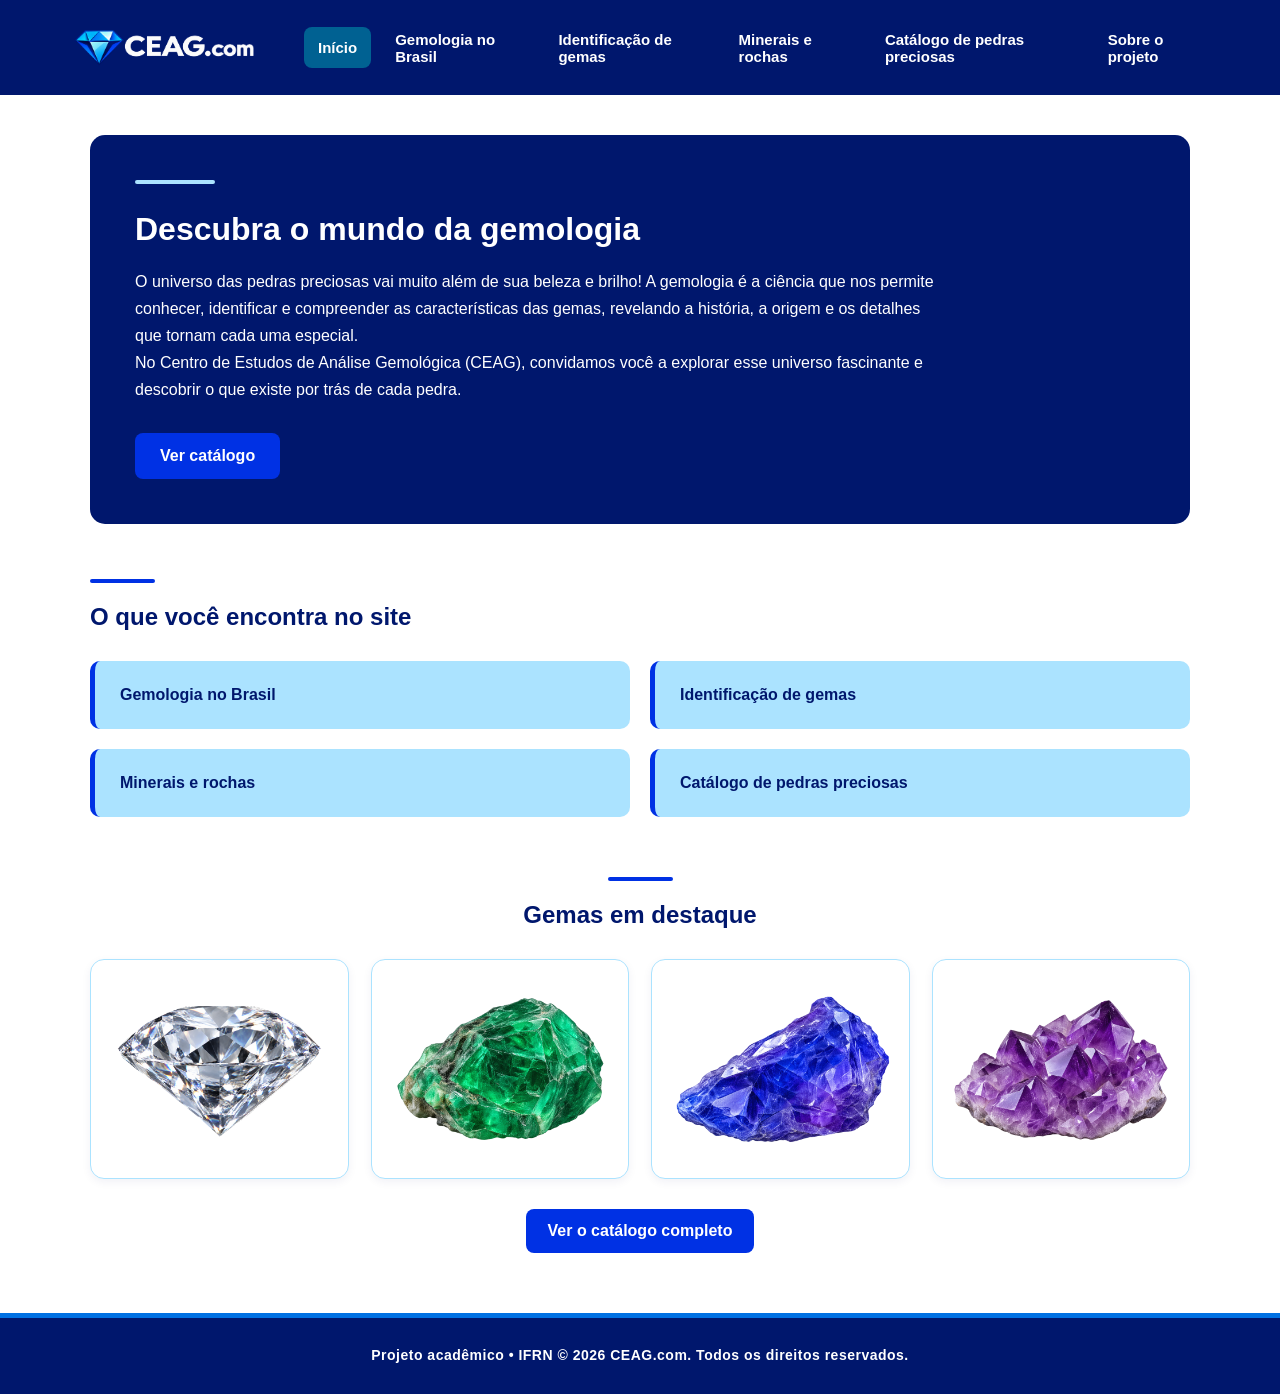
<file: gemologia/front-end/index.html>
<!DOCTYPE html>
<html lang="pt-BR">
<head>
    <meta charset="UTF-8">
    <meta name="viewport" content="width=device-width, initial-scale=1.0">
    <title>Início</title>
    <link rel="stylesheet" href="css/style.css">
</head>
<body class="pagina-inicio">
    <header>
        <div class="logoBarra">
            <a href="index.html" class="logo">
                <img src="imagens/Logo CEAG.com com Diamante Azul Facetado.png"
                alt="Logo do site/projeto">
            </a>
            <nav>
                <ul>
                    <li><a href="index.html" aria-current="page">Início</a></li>
                    <li><a href="brasil.html">Gemologia no Brasil</a></li>
                    <li><a href="identificacao.html">Identificação de gemas</a></li>
                    <li><a href="minerais.html">Minerais e rochas</a></li>
                    <li><a href="catalogo.html">Catálogo de pedras preciosas</a></li>
                    <li><a href="sobre.html">Sobre o projeto</a></li>
                </ul>
            </nav>
        </div>
    </header>
    <main>
        <section class="inicio-apresentacao">
            <hr>
            <h1>Descubra o mundo da gemologia</h1>
            <p>O universo das pedras preciosas vai muito além de sua beleza e brilho! A gemologia é a ciência que nos permite conhecer, identificar e compreender as características das gemas, revelando a história, a origem e os detalhes que tornam cada uma especial. <br> No Centro de Estudos de Análise Gemológica (CEAG), convidamos você a explorar esse universo fascinante e descobrir o que existe por trás de cada pedra.</p>
            <a href="catalogo.html">Ver catálogo</a>
        </section>

        <section class="inicio-conteudo">
            <hr>
            <h2>O que você encontra no site</h2>
            <ul>
                <li><a href="brasil.html">Gemologia no Brasil</a></li>
                <li><a href="identificacao.html">Identificação de gemas</a></li>
                <li><a href="minerais.html">Minerais e rochas</a></li>
                <li><a href="catalogo.html">Catálogo de pedras preciosas</a></li>
            </ul>
        </section>

        <section class="inicio-gemas">
            <hr>
            <h2>Gemas em destaque</h2>
            <div class="galeria">
                <a href="catalogo.html"> 
                    <img src="imagens/diamante_realista_transparente.png" alt="Diamante">
                    <img src="imagens/Esmeralda bruta cristalina isolada.png" alt="Esmeralda">
                    <img src="imagens/Cristal de Tanzanita Azul-Violeta.png" alt="Tanzanita">
                    <img src="imagens/Aglomerado de Ametista Roxa.png" alt="Ametista">
                </a>
            </div>
            <a href="catalogo.html">Ver o catálogo completo</a>
        </section>
    </main>
    <footer>
        <p>Projeto acadêmico • IFRN © 2026 CEAG.com. Todos os direitos reservados.</p>
    </footer>
</body>
</html>
</file>
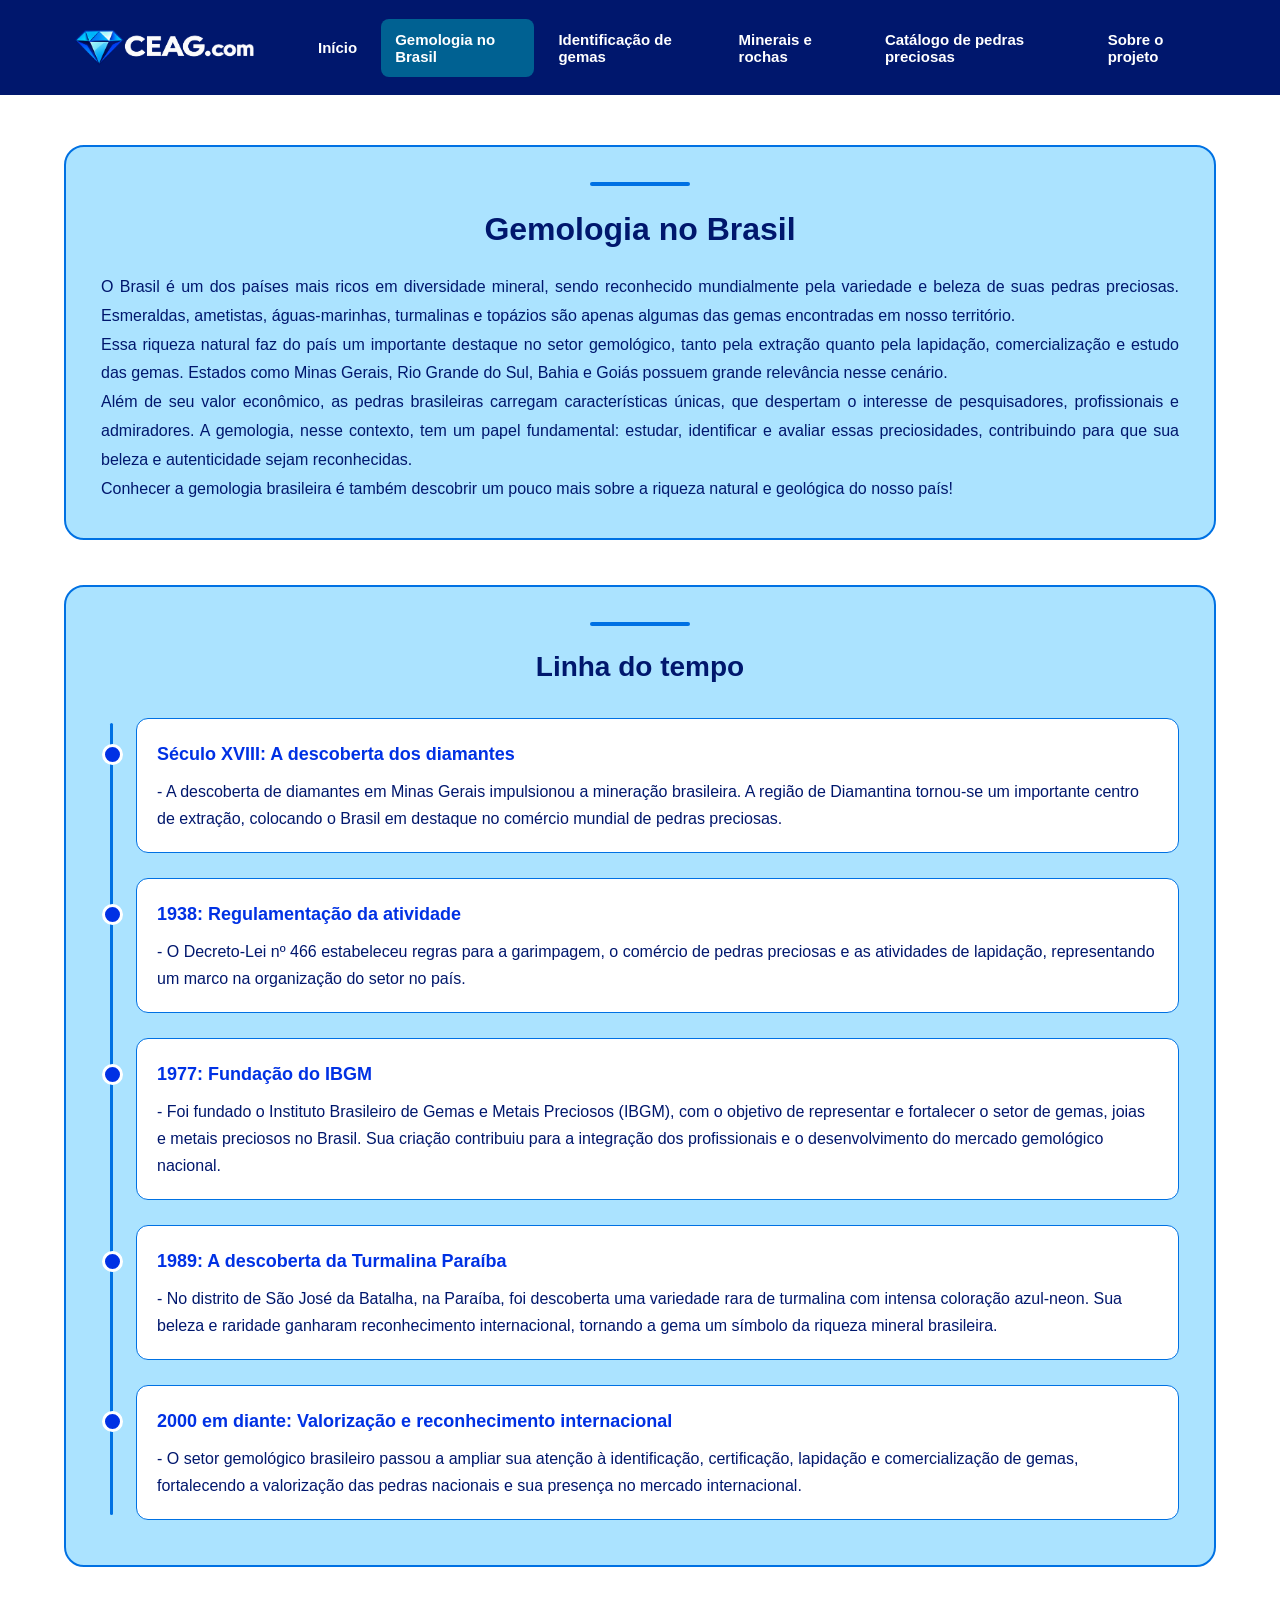
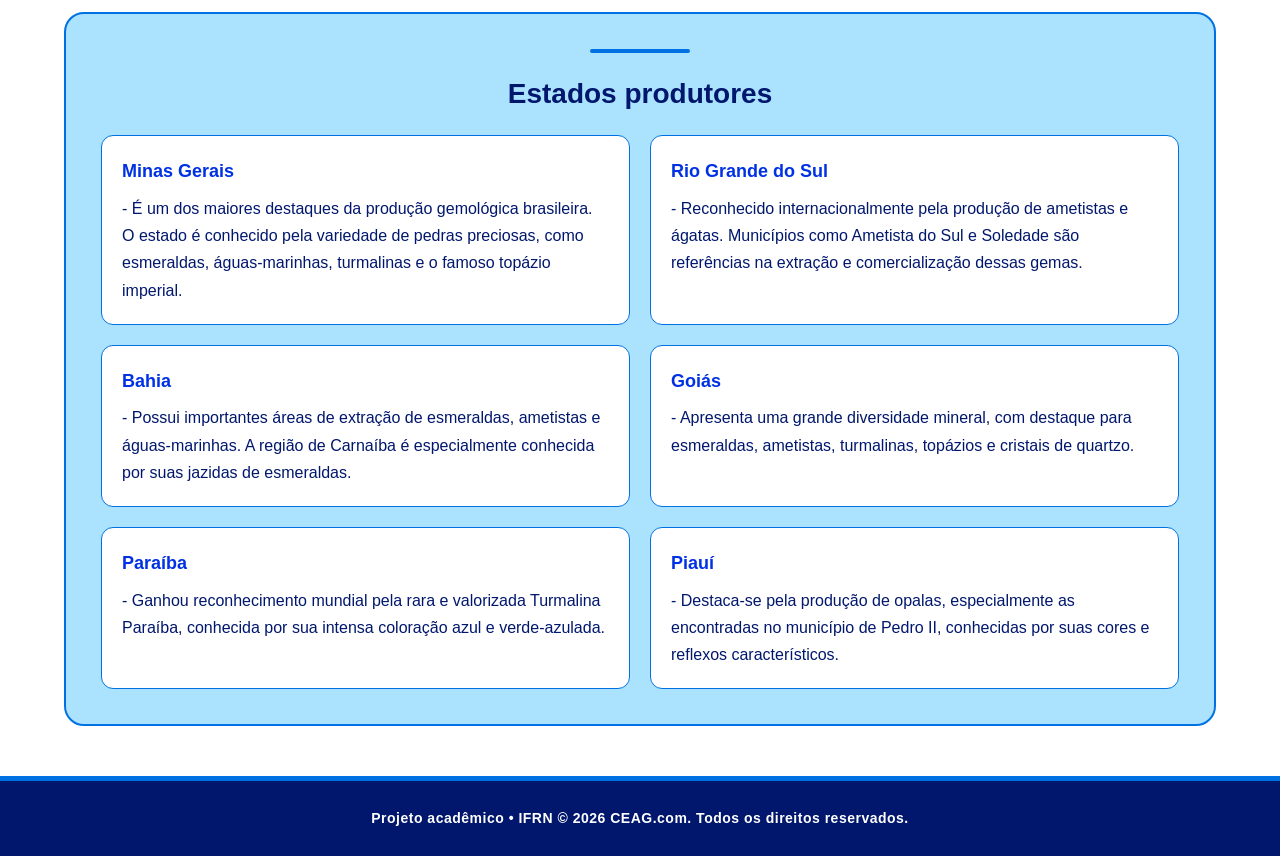
<file: gemologia/front-end/brasil.html>
<!DOCTYPE html>
<html lang="pt-BR">
<head>
    <meta charset="UTF-8">
    <meta name="viewport" content="width=device-width, initial-scale=1.0">
    <title>Gemologia no Brasil</title>
    <link rel="stylesheet" href="css/style.css">
</head>
<body class="pagina-brasil">
    <header>
        <div class="logoBarra">
            <a href="index.html" class="logo">
                <img src="imagens/Logo CEAG.com com Diamante Azul Facetado.png"
                alt="Logo do site/projeto">
            </a>
            <nav>
                <ul>
                    <li><a href="index.html">Início</a></li>
                    <li><a href="brasil.html" aria-current="page">Gemologia no Brasil</a></li>
                    <li><a href="identificacao.html">Identificação de gemas</a></li>
                    <li><a href="minerais.html">Minerais e rochas</a></li>
                    <li><a href="catalogo.html">Catálogo de pedras preciosas</a></li>
                    <li><a href="sobre.html">Sobre o projeto</a></li>
                </ul>
            </nav>
        </div>
    </header>
    <main>
        <section class="intro-brasil">
            <hr>
            <h1>Gemologia no Brasil</h1>
            <p>O Brasil é um dos países mais ricos em diversidade mineral, sendo reconhecido mundialmente pela variedade e beleza de suas pedras preciosas. Esmeraldas, ametistas, águas-marinhas, turmalinas e topázios são apenas algumas das gemas encontradas em nosso território. <br> Essa riqueza natural faz do país um importante destaque no setor gemológico, tanto pela extração quanto pela lapidação, comercialização e estudo das gemas. Estados como Minas Gerais, Rio Grande do Sul, Bahia e Goiás possuem grande relevância nesse cenário. <br> Além de seu valor econômico, as pedras brasileiras carregam características únicas, que despertam o interesse de pesquisadores, profissionais e admiradores. A gemologia, nesse contexto, tem um papel fundamental: estudar, identificar e avaliar essas preciosidades, contribuindo para que sua beleza e autenticidade sejam reconhecidas. <br> Conhecer a gemologia brasileira é também descobrir um pouco mais sobre a riqueza natural e geológica do nosso país!</p>
        </section>

        <section class="linha-tempo">
            <hr>
            <h2>Linha do tempo</h2>
            <ul>
                <li><strong>Século XVIII: A descoberta dos diamantes</strong> - A descoberta de diamantes em Minas Gerais impulsionou a mineração brasileira. A região de Diamantina tornou-se um importante centro de extração, colocando o Brasil em destaque no comércio mundial de pedras preciosas.</li>
                <li><strong>1938: Regulamentação da atividade</strong> - O Decreto-Lei nº 466 estabeleceu regras para a garimpagem, o comércio de pedras preciosas e as atividades de lapidação, representando um marco na organização do setor no país.</li>
                <li><strong>1977: Fundação do IBGM</strong> - Foi fundado o Instituto Brasileiro de Gemas e Metais Preciosos (IBGM), com o objetivo de representar e fortalecer o setor de gemas, joias e metais preciosos no Brasil. Sua criação contribuiu para a integração dos profissionais e o desenvolvimento do mercado gemológico nacional.</li>
                <li><strong>1989: A descoberta da Turmalina Paraíba</strong> - No distrito de São José da Batalha, na Paraíba, foi descoberta uma variedade rara de turmalina com intensa coloração azul-neon. Sua beleza e raridade ganharam reconhecimento internacional, tornando a gema um símbolo da riqueza mineral brasileira.</li>
                <li><strong>2000 em diante: Valorização e reconhecimento internacional</strong> - O setor gemológico brasileiro passou a ampliar sua atenção à identificação, certificação, lapidação e comercialização de gemas, fortalecendo a valorização das pedras nacionais e sua presença no mercado internacional.</li>
            </ul>
        </section>

        <section class="estados-produtores">
            <hr>
            <h2>Estados produtores</h2>
            <ul>
                <li><strong>Minas Gerais</strong> - É um dos maiores destaques da produção gemológica brasileira. O estado é conhecido pela variedade de pedras preciosas, como esmeraldas, águas-marinhas, turmalinas e o famoso topázio imperial.</li>
                <li><strong>Rio Grande do Sul</strong> - Reconhecido internacionalmente pela produção de ametistas e ágatas. Municípios como Ametista do Sul e Soledade são referências na extração e comercialização dessas gemas.</li>
                <li><strong>Bahia</strong> - Possui importantes áreas de extração de esmeraldas, ametistas e águas-marinhas. A região de Carnaíba é especialmente conhecida por suas jazidas de esmeraldas.</li>
                <li><strong>Goiás</strong> - Apresenta uma grande diversidade mineral, com destaque para esmeraldas, ametistas, turmalinas, topázios e cristais de quartzo.</li>
                <li><strong>Paraíba</strong> - Ganhou reconhecimento mundial pela rara e valorizada Turmalina Paraíba, conhecida por sua intensa coloração azul e verde-azulada.</li>
                <li><strong>Piauí</strong> - Destaca-se pela produção de opalas, especialmente as encontradas no município de Pedro II, conhecidas por suas cores e reflexos característicos.</li>
            </ul>
        </section>
    </main>
    <footer>
        <p>Projeto acadêmico • IFRN © 2026 CEAG.com. Todos os direitos reservados.</p>
    </footer>
</body>
</html>
</file>
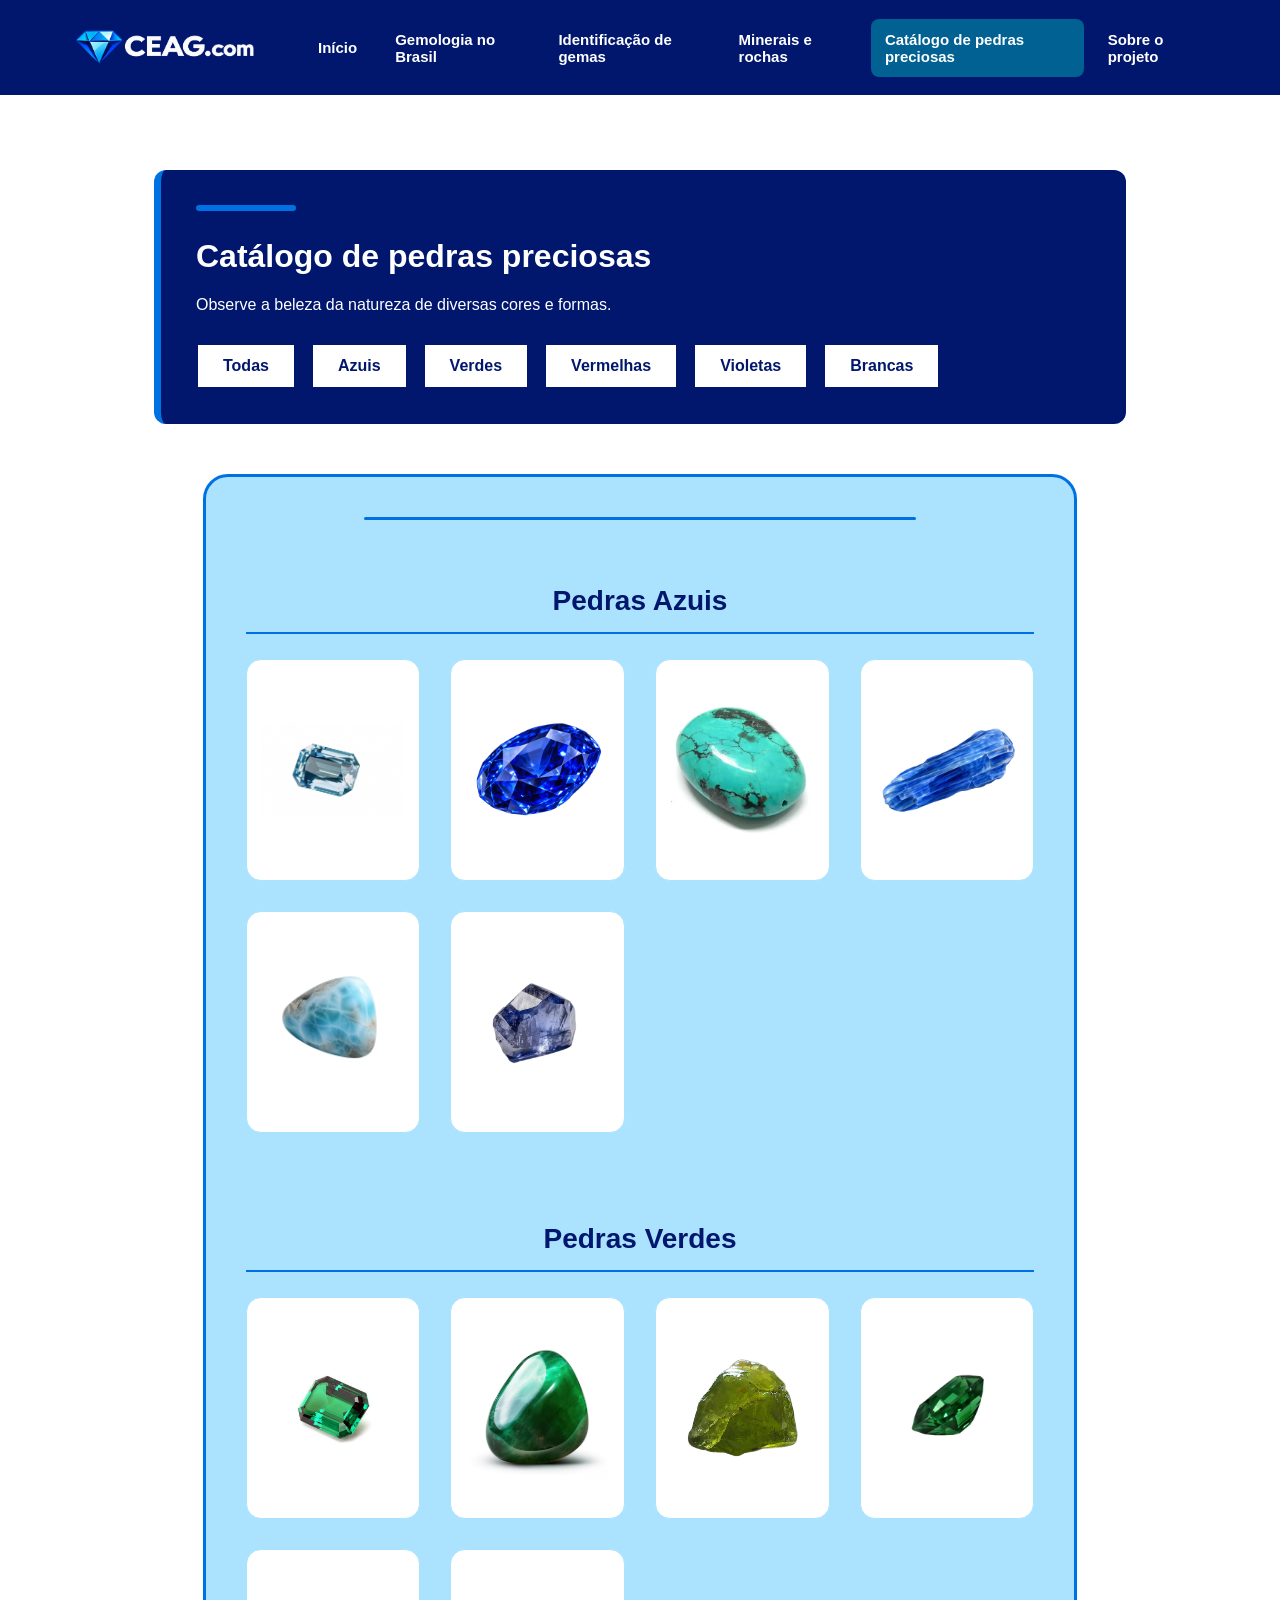
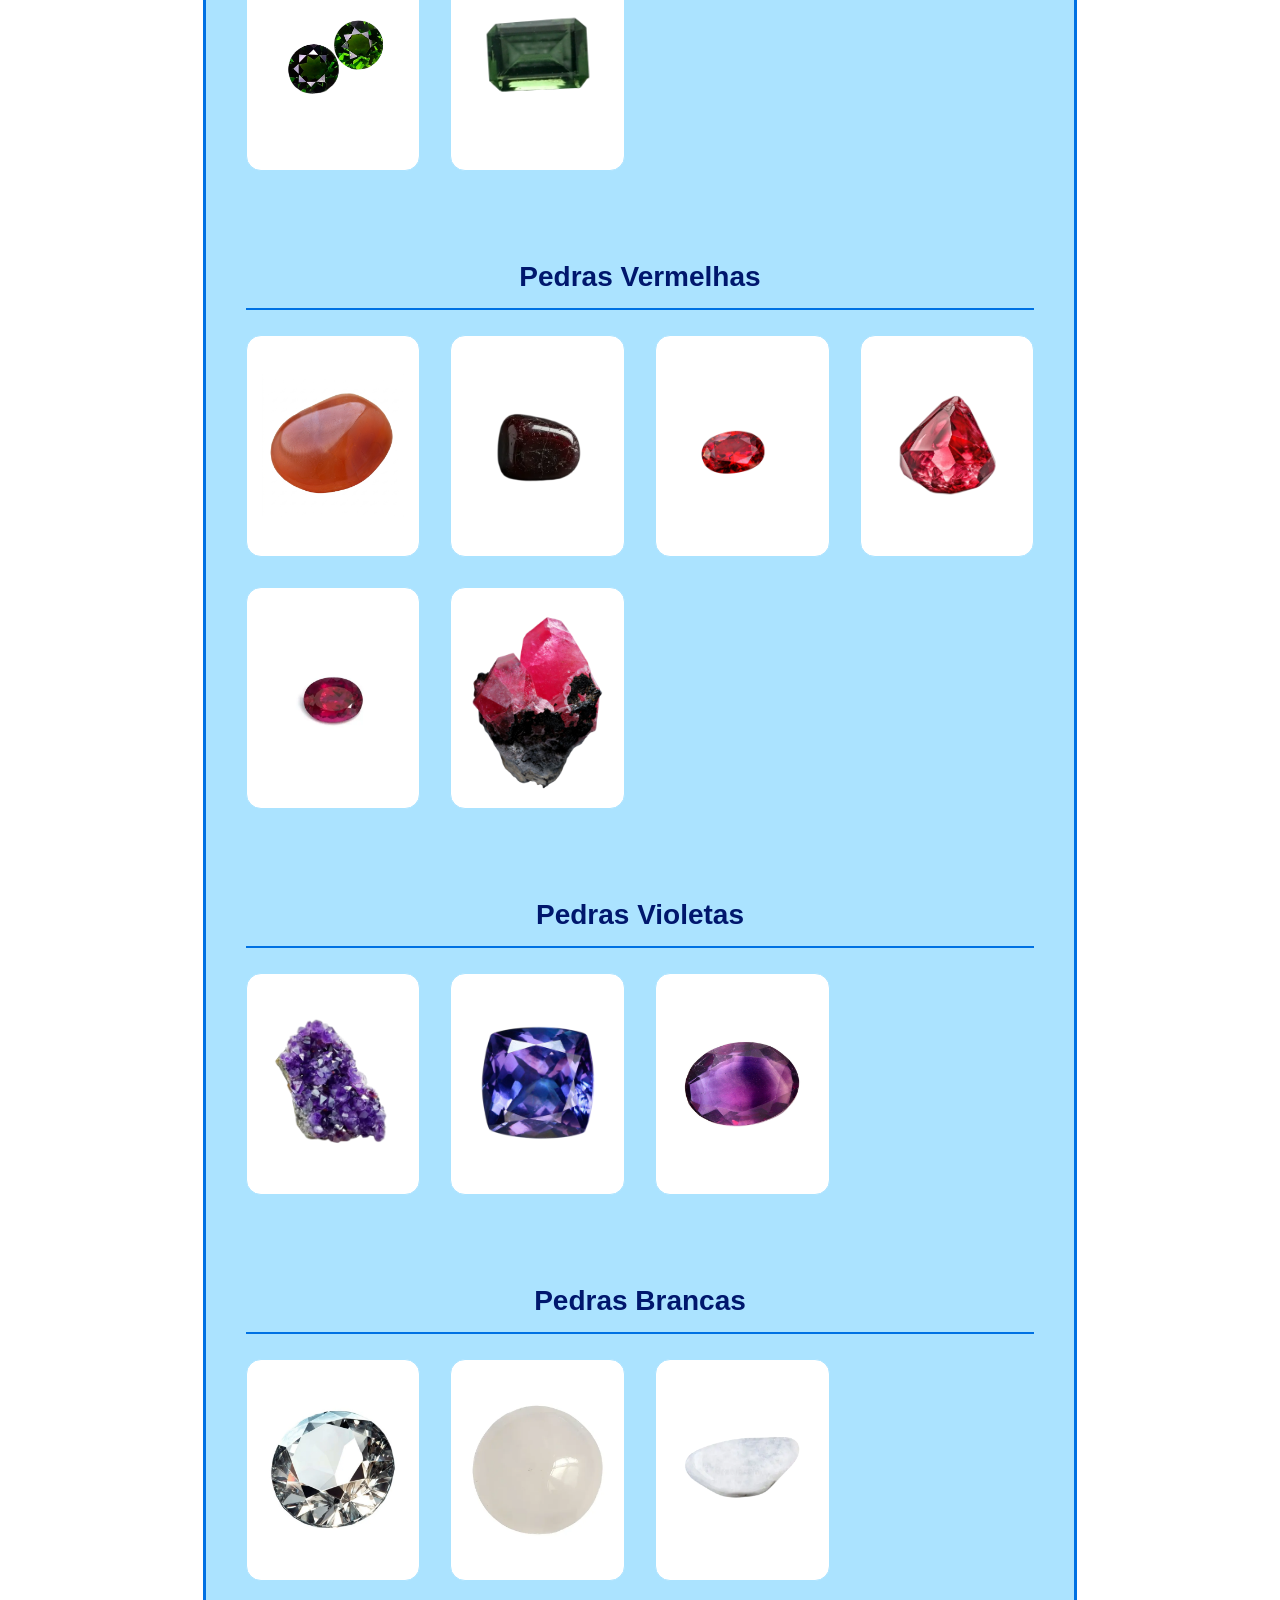
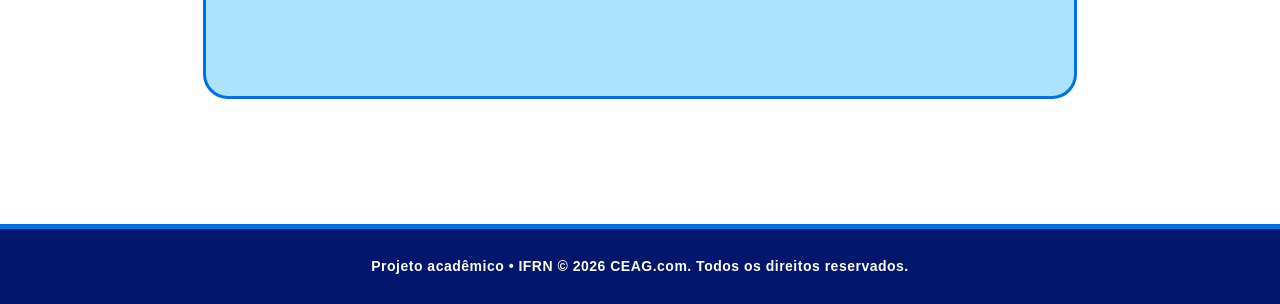
<file: gemologia/front-end/catalogo.html>
<!DOCTYPE html>
<html lang="pt-BR">
<head>
    <meta charset="UTF-8">
    <meta name="viewport" content="width=device-width, initial-scale=1.0">
    <title>Catálogo de pedras preciosas</title>
    <link rel="stylesheet" href="css/style.css">
</head>
<body class="pagina-catalogo">
    <header>
        <div class="logoBarra">
            <a href="index.html" class="logo">
                <img src="imagens/Logo CEAG.com com Diamante Azul Facetado.png"
                alt="Logo do site/projeto">
            </a>
            <nav>
                <ul>
                    <li><a href="index.html">Início</a></li>
                    <li><a href="brasil.html">Gemologia no Brasil</a></li>
                    <li><a href="identificacao.html">Identificação de gemas</a></li>
                    <li><a href="minerais.html">Minerais e rochas</a></li>
                    <li><a href="catalogo.html" aria-current="page">Catálogo de pedras preciosas</a></li>
                    <li><a href="sobre.html">Sobre o projeto</a></li>
                </ul>
            </nav>
        </div>
    </header>
    <main>
        <section class="botoes-catalogo">
            <hr>
            <h1>Catálogo de pedras preciosas</h1>
            <p>Observe a beleza da natureza de diversas cores e formas.</p>
            <div class="opcoes">
                <button type="submit" id="botao1" aria-pressed="true">Todas</button>
                <button type="submit" id="botao2" aria-pressed="true">Azuis</button>
                <button type="submit" id="botao3" aria-pressed="true">Verdes</button>
                <button type="submit" id="botao4" aria-pressed="true">Vermelhas</button>
                <button type="submit" id="botao5" aria-pressed="true">Violetas</button>
                <button type="submit" id="botao6" aria-pressed="true">Brancas</button>
            </div>
        </section>

        <section class="catalogo-system">
            <hr>
            <div class="cat">

                <!-- PEDRAS AZUIS -->
                <section class="categoria-pedras categoria-azul">
                    <h2>Pedras Azuis</h2>
                    <div class="catalogo1">
                        <div class="pedra-card">
                            <button type="button" class="pedra-card__botao" aria-expanded="false">
                                <img src="imagens/agua-marinha1.jpe" alt="Água-Marinha" class="azul">
                            </button>
                            <div class="pedra-card__info">
                                <p>A Água-Marinha chama atenção pelo seu tom azul suave e pela aparência cristalina. Seu nome lembra a cor do mar.</p>
                                <a href="https://www.gemsociety.org/article/aquamarine-jewelry-and-gemstone-information/" target="_blank" rel="noopener noreferrer">Mais informações no IGS</a>
                            </div>
                        </div>
                        <div class="pedra-card">
                            <button type="button" class="pedra-card__botao" aria-expanded="false">
                                <img src="imagens/safira2.png" alt="Safira" class="azul">
                            </button>
                            <div class="pedra-card__info">
                                <p>A Safira é conhecida principalmente por sua cor azul intensa, mas também pode aparecer em outras cores. É uma das gemas mais resistentes.</p>
                                <a href="https://www.gemsociety.org/article/sapphire-jewelry-and-gemstone-information/" target="_blank" rel="noopener noreferrer">Mais informações no IGS</a>
                            </div>
                        </div>
                        <div class="pedra-card">
                            <button type="button" class="pedra-card__botao" aria-expanded="false">
                                <img src="imagens/turquesa.webp" alt="Turquesa" class="azul">
                            </button>
                            <div class="pedra-card__info">
                                <p>A Turquesa tem uma coloração que varia entre o azul e o verde. É muito usada em joias e aparece em diferentes culturas há milhares de anos.</p>
                                <a href="https://www.gemsociety.org/article/turquoise-jewelry-gem-information/" target="_blank" rel="noopener noreferrer">Mais informações no IGS</a>
                            </div>
                        </div>
                        <div class="pedra-card">
                            <button type="button" class="pedra-card__botao" aria-expanded="false">
                                <img src="imagens/cianita2.png" alt="Cianita Azul" class="azul">
                            </button>
                            <div class="pedra-card__info">
                                <p>A Cianita Azul costuma formar cristais compridos e tem uma cor que lembra o céu. Uma característica curiosa é que sua dureza muda conforme a direção do cristal.</p>
                                <a href="https://www.gemsociety.org/article/kyanite-jewelry-and-gemstone-information/" target="_blank" rel="noopener noreferrer">Mais informações no IGS</a>
                            </div>
                        </div>
                        <div class="pedra-card">
                            <button type="button" class="pedra-card__botao" aria-expanded="false">
                                <img src="imagens/larimar.png" alt="Larimar" class="azul">
                            </button>
                            <div class="pedra-card__info">
                                <p>O Larimar é uma pedra azul encontrada na República Dominicana. Seus desenhos claros e azulados lembram as ondas e a água do mar.</p>
                                <a href="https://www.gemsociety.org/article/pectolite-jewelry-and-gemstone-information/" target="_blank" rel="noopener noreferrer">Mais informações no IGS</a>
                            </div>
                        </div>
                        <div class="pedra-card">
                            <button type="button" class="pedra-card__botao" aria-expanded="false">
                                <img src="imagens/benitoita.png" alt="Benitoíta" class="azul">
                            </button>
                            <div class="pedra-card__info">
                                <p>A Benitoíta é uma gema rara que se destaca pelo azul brilhante. Foi descoberta na Califórnia e é bastante procurada por colecionadores.</p>
                                <a href="https://www.gemsociety.org/article/benitoite-jewelry-and-gemstone-information/" target="_blank" rel="noopener noreferrer">Mais informações no IGS</a>
                            </div>
                        </div>
                    </div>
                </section>

                <!-- PEDRAS VERDES -->
                <section class="categoria-pedras categoria-verde">
                    <h2>Pedras Verdes</h2>
                    <div class="catalogo2">
                        <div class="pedra-card">
                            <button type="button" class="pedra-card__botao" aria-expanded="false">
                                <img src="imagens/esmeralda2.jpe" alt="Esmeralda" class="verde">
                            </button>
                            <div class="pedra-card__info">
                                <p>A Esmeralda é famosa pelo seu verde marcante. Pequenas inclusões são comuns nessa gema e ajudam a contar um pouco da sua história natural.</p>
                                <a href="https://www.gemsociety.org/article/emerald-jewelry-and-gemstone-information/" target="_blank" rel="noopener noreferrer">Mais informações no IGS</a>
                            </div>
                        </div>
                        <div class="pedra-card">
                            <button type="button" class="pedra-card__botao" aria-expanded="false">
                                <img src="imagens/jade.avif" alt="Jade" class="verde">
                            </button>
                            <div class="pedra-card__info">
                                <p>A Jade pode ser jadeíta ou nefrita. É conhecida pela aparência elegante e pelo uso tradicional em esculturas, objetos decorativos e joias.</p>
                                <a href="https://www.gemsociety.org/article/jadeite-jewelry-and-gemstone-information/" target="_blank" rel="noopener noreferrer">Mais informações no IGS</a>
                            </div>
                        </div>
                        <div class="pedra-card">
                            <button type="button" class="pedra-card__botao" aria-expanded="false">
                                <img src="imagens/peridoto1.png" alt="Peridoto" class="verde">
                            </button>
                            <div class="pedra-card__info">
                                <p>O Peridoto tem um verde característico, às vezes com um toque amarelado. É uma das poucas gemas que aparece naturalmente em apenas uma faixa de cor.</p>
                                <a href="https://www.gemsociety.org/article/peridot-jewelry-and-gemstone-information/" target="_blank" rel="noopener noreferrer">Mais informações no IGS</a>
                            </div>
                        </div>
                        <div class="pedra-card">
                            <button type="button" class="pedra-card__botao" aria-expanded="false">
                                <img src="imagens/tsavorita.jpg" alt="Tsavorita" class="verde">
                            </button>
                            <div class="pedra-card__info">
                                <p>A Tsavorita é uma granada de verde vivo e brilho intenso. Mesmo sendo menos conhecida que a esmeralda, chama bastante atenção nas joias.</p>
                                <a href="https://www.gemsociety.org/article/tsavorite/" target="_blank" rel="noopener noreferrer">Mais informações no IGS</a>
                            </div>
                        </div>
                        <div class="pedra-card">
                            <button type="button" class="pedra-card__botao" aria-expanded="false">
                                <img src="imagens/diopsidio-cromo.jpg" alt="Diopsídio-Cromo" class="verde">
                            </button>
                            <div class="pedra-card__info">
                                <p>O Diopsídio-Cromo apresenta um verde profundo, causado pela presença de cromo. É uma gema bonita, embora não seja tão conhecida pelo público.</p>
                                <a href="https://www.gemsociety.org/article/chrome-diopside-faceting-information/" target="_blank" rel="noopener noreferrer">Mais informações no IGS</a>
                            </div>
                        </div>
                        <div class="pedra-card">
                            <button type="button" class="pedra-card__botao" aria-expanded="false">
                                <img src="imagens/moldavita.png" alt="Moldavita" class="verde">
                            </button>
                            <div class="pedra-card__info">
                                <p>A Moldavita tem uma aparência verde e irregular. Ela se formou há milhões de anos, durante o impacto de um meteorito na Terra.</p>
                                <a href="https://www.gemsociety.org/article/moldavite-jewelry-and-gemstone-information/" target="_blank" rel="noopener noreferrer">Mais informações no IGS</a>
                            </div>
                        </div>
                    </div>
                </section>

                <!-- PEDRAS VERMELHAS -->
                <section class="categoria-pedras categoria-vermelha">
                    <h2>Pedras Vermelhas</h2>
                    <div class="catalogo3">
                        <div class="pedra-card">
                            <button type="button" class="pedra-card__botao" aria-expanded="false">
                                <img src="imagens/cornalina1.jpe" alt="Cornalina" class="vermelho">
                            </button>
                            <div class="pedra-card__info">
                                <p>A Cornalina tem tons quentes, que vão do laranja ao vermelho. É uma variedade de calcedônia muito usada em peças decorativas e joias.</p>
                                <a href="https://www.gemsociety.org/article/carnelian-gem-information/" target="_blank" rel="noopener noreferrer">Mais informações no IGS</a>
                            </div>
                        </div>
                        <div class="pedra-card">
                            <button type="button" class="pedra-card__botao" aria-expanded="false">
                                <img src="imagens/granada-vermelha1.png" alt="Granada Vermelha" class="vermelho">
                            </button>
                            <div class="pedra-card__info">
                                <p>A Granada Vermelha é conhecida pelo brilho e pela cor intensa. Apesar do nome, granada é um grupo de minerais que pode ter várias cores.</p>
                                <a href="https://www.gemsociety.org/article/garnet-jewelry-and-gemstone-information/" target="_blank" rel="noopener noreferrer">Mais informações no IGS</a>
                            </div>
                        </div>
                        <div class="pedra-card">
                            <button type="button" class="pedra-card__botao" aria-expanded="false">
                                <img src="imagens/rubi1.png" alt="Rubi" class="vermelho">
                            </button>
                            <div class="pedra-card__info">
                                <p>O Rubi é uma das gemas vermelhas mais conhecidas. Sua cor intensa vem principalmente do cromo presente em sua composição.</p>
                                <a href="https://www.gemsociety.org/article/ruby-jewelry-and-gemstone-information/" target="_blank" rel="noopener noreferrer">Mais informações no IGS</a>
                            </div>
                        </div>
                        <div class="pedra-card">
                            <button type="button" class="pedra-card__botao" aria-expanded="false">
                                <img src="imagens/espinelio-vermelho.png" alt="Espinélio Vermelho" class="vermelho">
                            </button>
                            <div class="pedra-card__info">
                                <p>O Espinélio Vermelho tem brilho forte e uma aparência que lembra o rubi. Durante muito tempo, algumas peças históricas foram confundidas com essa outra gema.</p>
                                <a href="https://www.gemsociety.org/article/spinel-jewelry-and-gemstone-information/" target="_blank" rel="noopener noreferrer">Mais informações no IGS</a>
                            </div>
                        </div>
                        <div class="pedra-card">
                            <button type="button" class="pedra-card__botao" aria-expanded="false">
                                <img src="imagens/rubelita.webp" alt="Rubelita" class="vermelho">
                            </button>
                            <div class="pedra-card__info">
                                <p>A Rubelita é uma turmalina que pode variar do rosa ao vermelho. Sua cor e brilho fazem dela uma escolha marcante para joias.</p>
                                <a href="https://www.gemsociety.org/article/rubellite-jewelry-and-gemstone-information/" target="_blank" rel="noopener noreferrer">Mais informações no IGS</a>
                            </div>
                        </div>
                        <div class="pedra-card">
                            <button type="button" class="pedra-card__botao" aria-expanded="false">
                                <img src="imagens/rodocrosita.png" alt="Rodocrosita" class="vermelho">
                            </button>
                            <div class="pedra-card__info">
                                <p>A Rodocrosita costuma apresentar tons de rosa e desenhos em faixas. É muito apreciada por quem gosta de minerais com padrões naturais.</p>
                                <a href="https://www.gemsociety.org/article/rhodochrosite-jewelry-and-gemstone-information/" target="_blank" rel="noopener noreferrer">Mais informações no IGS</a>
                            </div>
                        </div>
                    </div>
                </section>

                <!-- PEDRAS VIOLETAS -->
                <section class="categoria-pedras categoria-violeta">
                    <h2>Pedras Violetas</h2>
                    <div class="catalogo4">
                        <div class="pedra-card">
                            <button type="button" class="pedra-card__botao" aria-expanded="false">
                                <img src="imagens/ametista2.png" alt="Ametista" class="violeta">
                            </button>
                            <div class="pedra-card__info">
                                <p>A Ametista é uma variedade violeta do quartzo. Sua cor pode variar de um lilás claro até um roxo bem intenso.</p>
                                <a href="https://www.gemsociety.org/article/amethyst-jewelry-and-gemstone-information/" target="_blank" rel="noopener noreferrer">Mais informações no IGS</a>
                            </div>
                        </div>
                        <div class="pedra-card">
                            <button type="button" class="pedra-card__botao" aria-expanded="false">
                                <img src="imagens/tanzanita-violeta.png" alt="Tanzanita Violeta" class="violeta">
                            </button>
                            <div class="pedra-card__info">
                                <p>A Tanzanita pode mostrar tons de azul e violeta dependendo da luz. É encontrada em uma região específica da Tanzânia.</p>
                                <a href="https://www.gemsociety.org/article/tanzanite-jewelry-and-gemstone-information/" target="_blank" rel="noopener noreferrer">Mais informações no IGS</a>
                            </div>
                        </div>
                        <div class="pedra-card">
                            <button type="button" class="pedra-card__botao" aria-expanded="false">
                                <img src="imagens/fluorita-violeta.jpg" alt="Fluorita Violeta" class="violeta">
                            </button>
                            <div class="pedra-card__info">
                                <p>A Fluorita Violeta pode formar cristais bem definidos e apresentar diferentes tons de roxo. É bastante apreciada por colecionadores.</p>
                                <a href="https://www.gemsociety.org/article/fluorite-jewelry-gemstone-information/" target="_blank" rel="noopener noreferrer">Mais informações no IGS</a>
                            </div>
                        </div>
                    </div>
                </section>

                <!-- PEDRAS BRANCAS -->
                <section class="categoria-pedras categoria-branca">
                    <h2>Pedras Brancas</h2>
                    <div class="catalogo5">
                        <div class="pedra-card">
                            <button type="button" class="pedra-card__botao" aria-expanded="false">
                                <img src="imagens/diamante2.webp" alt="Diamante" class="branco">
                            </button>
                            <div class="pedra-card__info">
                                <p>O Diamante é conhecido pelo brilho intenso e pela grande resistência. Embora seja famoso na forma incolor, também pode apresentar outras cores.</p>
                                <a href="https://www.gemsociety.org/article/diamond/" target="_blank" rel="noopener noreferrer">Mais informações no IGS</a>
                            </div>
                        </div>
                        <div class="pedra-card">
                            <button type="button" class="pedra-card__botao" aria-expanded="false">
                                <img src="imagens/quartzo-leitoso.webp" alt="Quartzo Leitoso" class="branco">
                            </button>
                            <div class="pedra-card__info">
                                <p>O Quartzo Leitoso tem uma aparência branca e opaca, causada por pequenas inclusões que deixam o cristal com aspecto de leite.</p>
                                <a href="https://www.gemsociety.org/article/quartz-jewelry-and-gemstone-information/" target="_blank" rel="noopener noreferrer">Mais informações no IGS</a>
                            </div>
                        </div>
                        <div class="pedra-card">
                            <button type="button" class="pedra-card__botao" aria-expanded="false">
                                <img src="imagens/pedra-da-lua branca.png" alt="Pedra-da-Lua Branca" class="branco">
                            </button>
                            <div class="pedra-card__info">
                                <p>A Pedra-da-Lua é conhecida por um brilho suave que parece se movimentar na superfície quando a pedra muda de posição.</p>
                                <a href="https://www.gemsociety.org/article/moonstone-jewelry-gem-information/" target="_blank" rel="noopener noreferrer">Mais informações no IGS</a>
                            </div>
                        </div>
                    </div>
                </section>

            </div>
        </section>

    </main>
    <footer>
        <p>Projeto acadêmico • IFRN © 2026 CEAG.com. Todos os direitos reservados.</p>
    </footer>
</body>
</html>
</file>
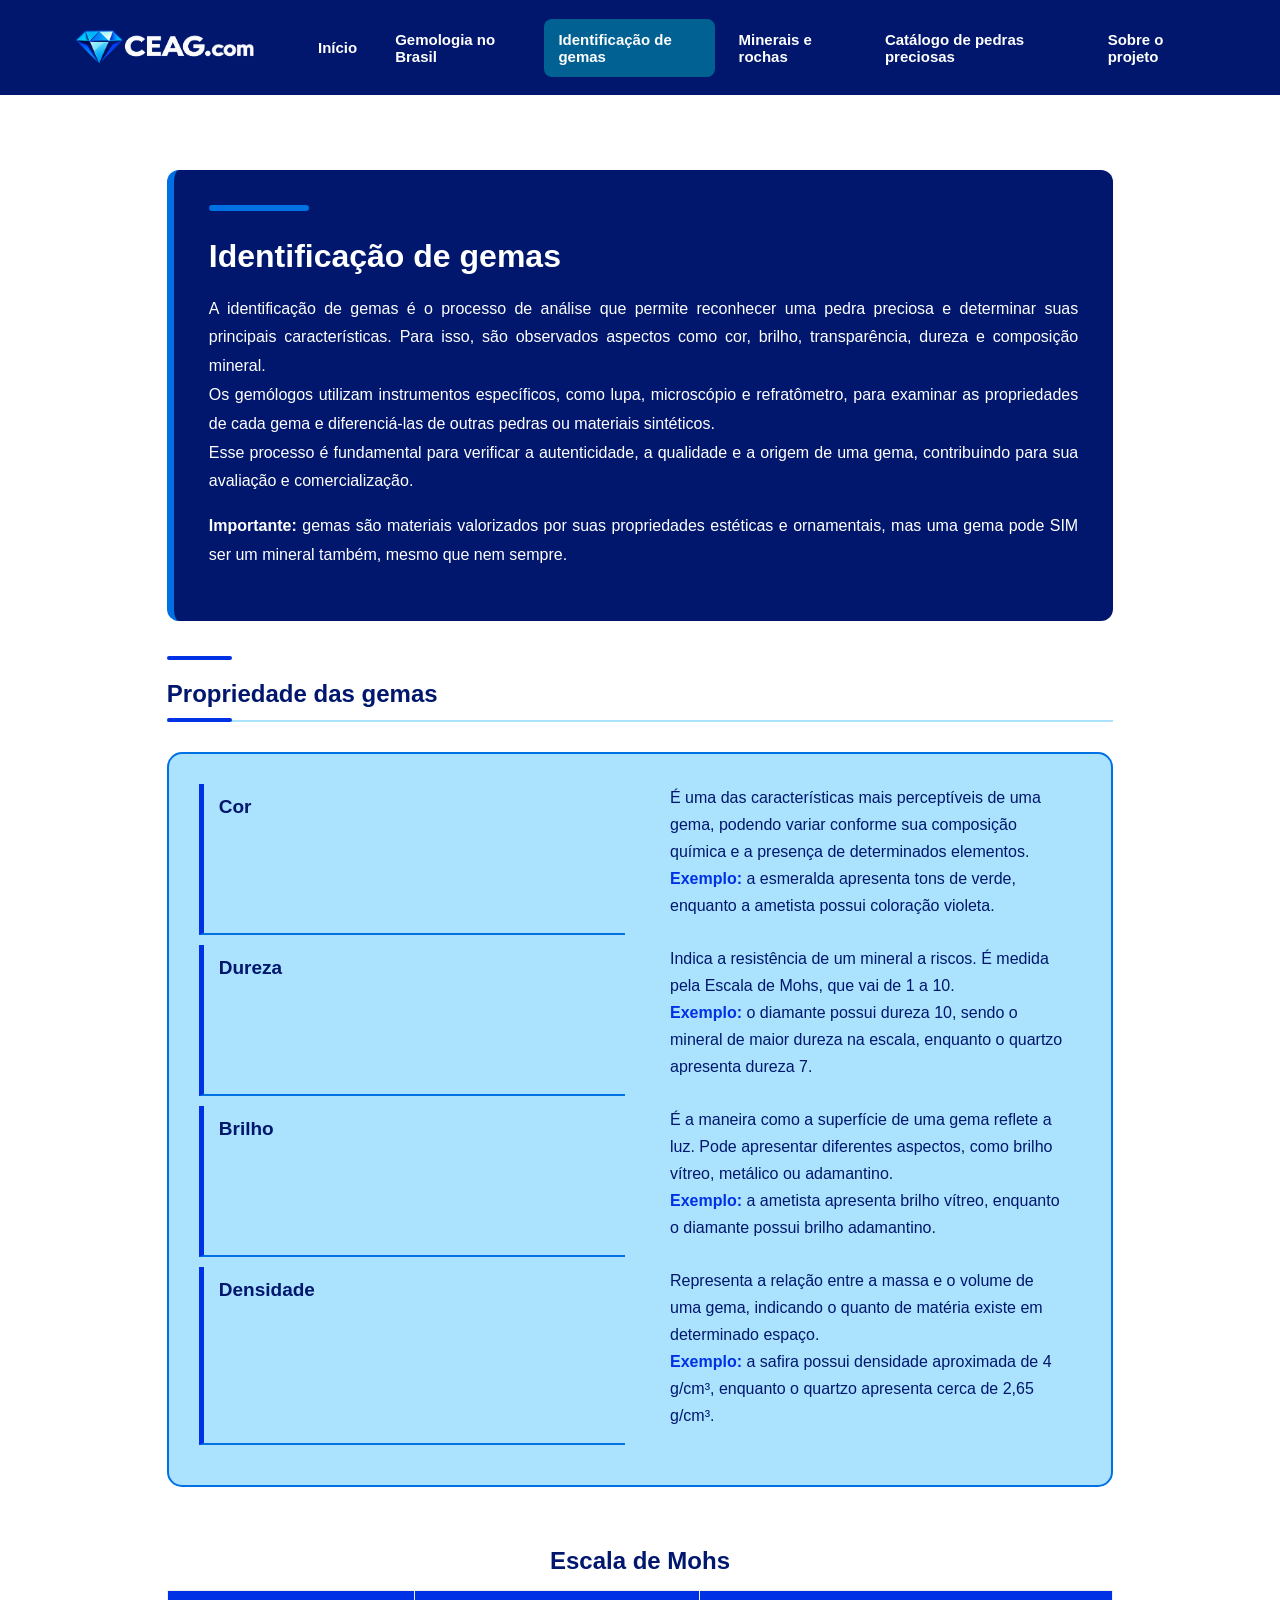
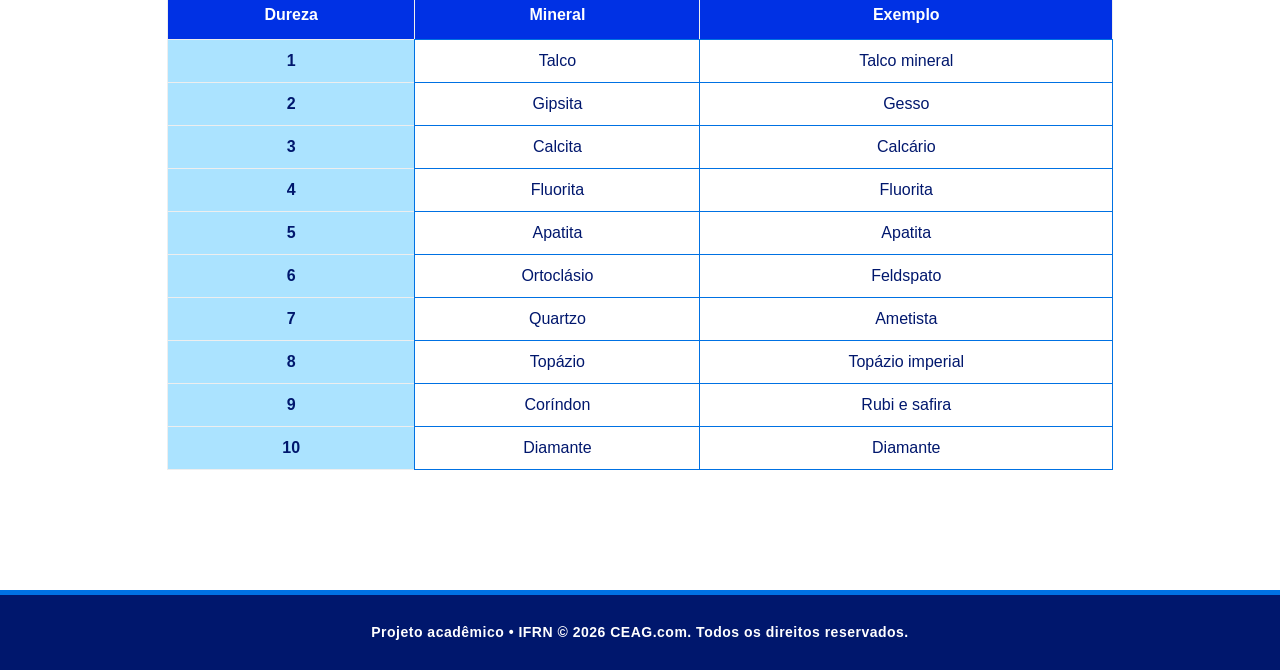
<file: gemologia/front-end/identificacao.html>
<!DOCTYPE html>
<html lang="pt-BR">
<head>
    <meta charset="UTF-8">
    <meta name="viewport" content="width=device-width, initial-scale=1.0">
    <title>Identificação de gemas</title>
    <link rel="stylesheet" href="css/style.css">
</head>
<body class="pagina-identificacao">
    <header>
        <div class="logoBarra">
            <a href="index.html" class="logo">
                <img src="imagens/Logo CEAG.com com Diamante Azul Facetado.png"
                alt="Logo do site/projeto">
            </a>
            <nav>
                <ul>
                    <li><a href="index.html">Início</a></li>
                    <li><a href="brasil.html">Gemologia no Brasil</a></li>
                    <li><a href="identificacao.html" aria-current="page">Identificação de gemas</a></li>
                    <li><a href="minerais.html">Minerais e rochas</a></li>
                    <li><a href="catalogo.html">Catálogo de pedras preciosas</a></li>
                    <li><a href="sobre.html">Sobre o projeto</a></li>
                </ul>
            </nav>
        </div>
    </header>
    <main>
        <section class="introducao-identificacao">
            <hr>
            <h1>Identificação de gemas</h1>
            <p>A identificação de gemas é o processo de análise que permite reconhecer uma pedra preciosa e determinar suas principais características. Para isso, são observados aspectos como cor, brilho, transparência, dureza e composição mineral. <br> Os gemólogos utilizam instrumentos específicos, como lupa, microscópio e refratômetro, para examinar as propriedades de cada gema e diferenciá-las de outras pedras ou materiais sintéticos. <br> Esse processo é fundamental para verificar a autenticidade, a qualidade e a origem de uma gema, contribuindo para sua avaliação e comercialização.</p>
            <p><strong>Importante:</strong> gemas são materiais valorizados por suas propriedades estéticas e ornamentais, mas uma gema pode SIM ser um mineral também, mesmo que nem sempre.</p>
        </section>

        <section class="propriedade-identificacao">
            <hr>
            <h2>Propriedade das gemas</h2>
            <dl class="lista-descritiva">
                <dt>Cor</dt>
                <dd>É uma das características mais perceptíveis de uma gema, podendo variar conforme sua composição química e a presença de determinados elementos. <br> <strong>Exemplo:</strong> a esmeralda apresenta tons de verde, enquanto a ametista possui coloração violeta.</dd>
                <dt>Dureza</dt>
                <dd>Indica a resistência de um mineral a riscos. É medida pela Escala de Mohs, que vai de 1 a 10. <br> <strong>Exemplo:</strong> o diamante possui dureza 10, sendo o mineral de maior dureza na escala, enquanto o quartzo apresenta dureza 7.</dd>
                <dt>Brilho</dt>
                <dd>É a maneira como a superfície de uma gema reflete a luz. Pode apresentar diferentes aspectos, como brilho vítreo, metálico ou adamantino. <br> <strong>Exemplo:</strong> a ametista apresenta brilho vítreo, enquanto o diamante possui brilho adamantino.</dd>
                <dt>Densidade</dt>
                <dd>Representa a relação entre a massa e o volume de uma gema, indicando o quanto de matéria existe em determinado espaço. <br> <strong>Exemplo:</strong> a safira possui densidade aproximada de 4 g/cm³, enquanto o quartzo apresenta cerca de 2,65 g/cm³.</dd>
            </dl>
        </section>

        <section class="escala-mohs-identificacao">
            <table border="2">
                <caption>Escala de Mohs</caption>
                <thead>
                    <tr>
                        <th scope="col">Dureza</th>
                        <th scope="col">Mineral</th>
                        <th scope="col">Exemplo</th>
                    </tr>
                </thead>
                <tbody>
                    <tr>
                        <th scope="row">1</th>
                        <td>Talco</td>
                        <td>Talco mineral</td>
                    </tr>
                    <tr>
                        <th scope="row">2</th>
                        <td>Gipsita</td>
                        <td>Gesso</td>
                    </tr>
                    <tr>
                        <th scope="row">3</th>
                        <td>Calcita</td>
                        <td>Calcário</td>
                    </tr>
                    <tr>
                        <th scope="row">4</th>
                        <td>Fluorita</td>
                        <td>Fluorita</td>
                    </tr>
                    <tr>
                        <th scope="row">5</th>
                        <td>Apatita</td>
                        <td>Apatita</td>
                    </tr>
                    <tr>
                        <th scope="row">6</th>
                        <td>Ortoclásio</td>
                        <td>Feldspato</td>
                    </tr>
                    <tr>
                        <th scope="row">7</th>
                        <td>Quartzo</td>
                        <td>Ametista</td>
                    </tr>
                    <tr>
                        <th scope="row">8</th>
                        <td>Topázio</td>
                        <td>Topázio imperial</td>
                    </tr>
                    <tr>
                        <th scope="row">9</th>
                        <td>Coríndon</td>
                        <td>Rubi e safira</td>
                    </tr>
                    <tr>
                        <th scope="row">10</th>
                        <td>Diamante</td>
                        <td>Diamante</td>
                    </tr>
                </tbody>
            </table>
        </section>

        <section>
            <!--Parte de funcionamento com JavaScript que não sei pacas. Uau.-->
        </section>
    </main>
    <footer>
        <p>Projeto acadêmico • IFRN © 2026 CEAG.com. Todos os direitos reservados.</p>
    </footer>
</body>
</html>
</file>
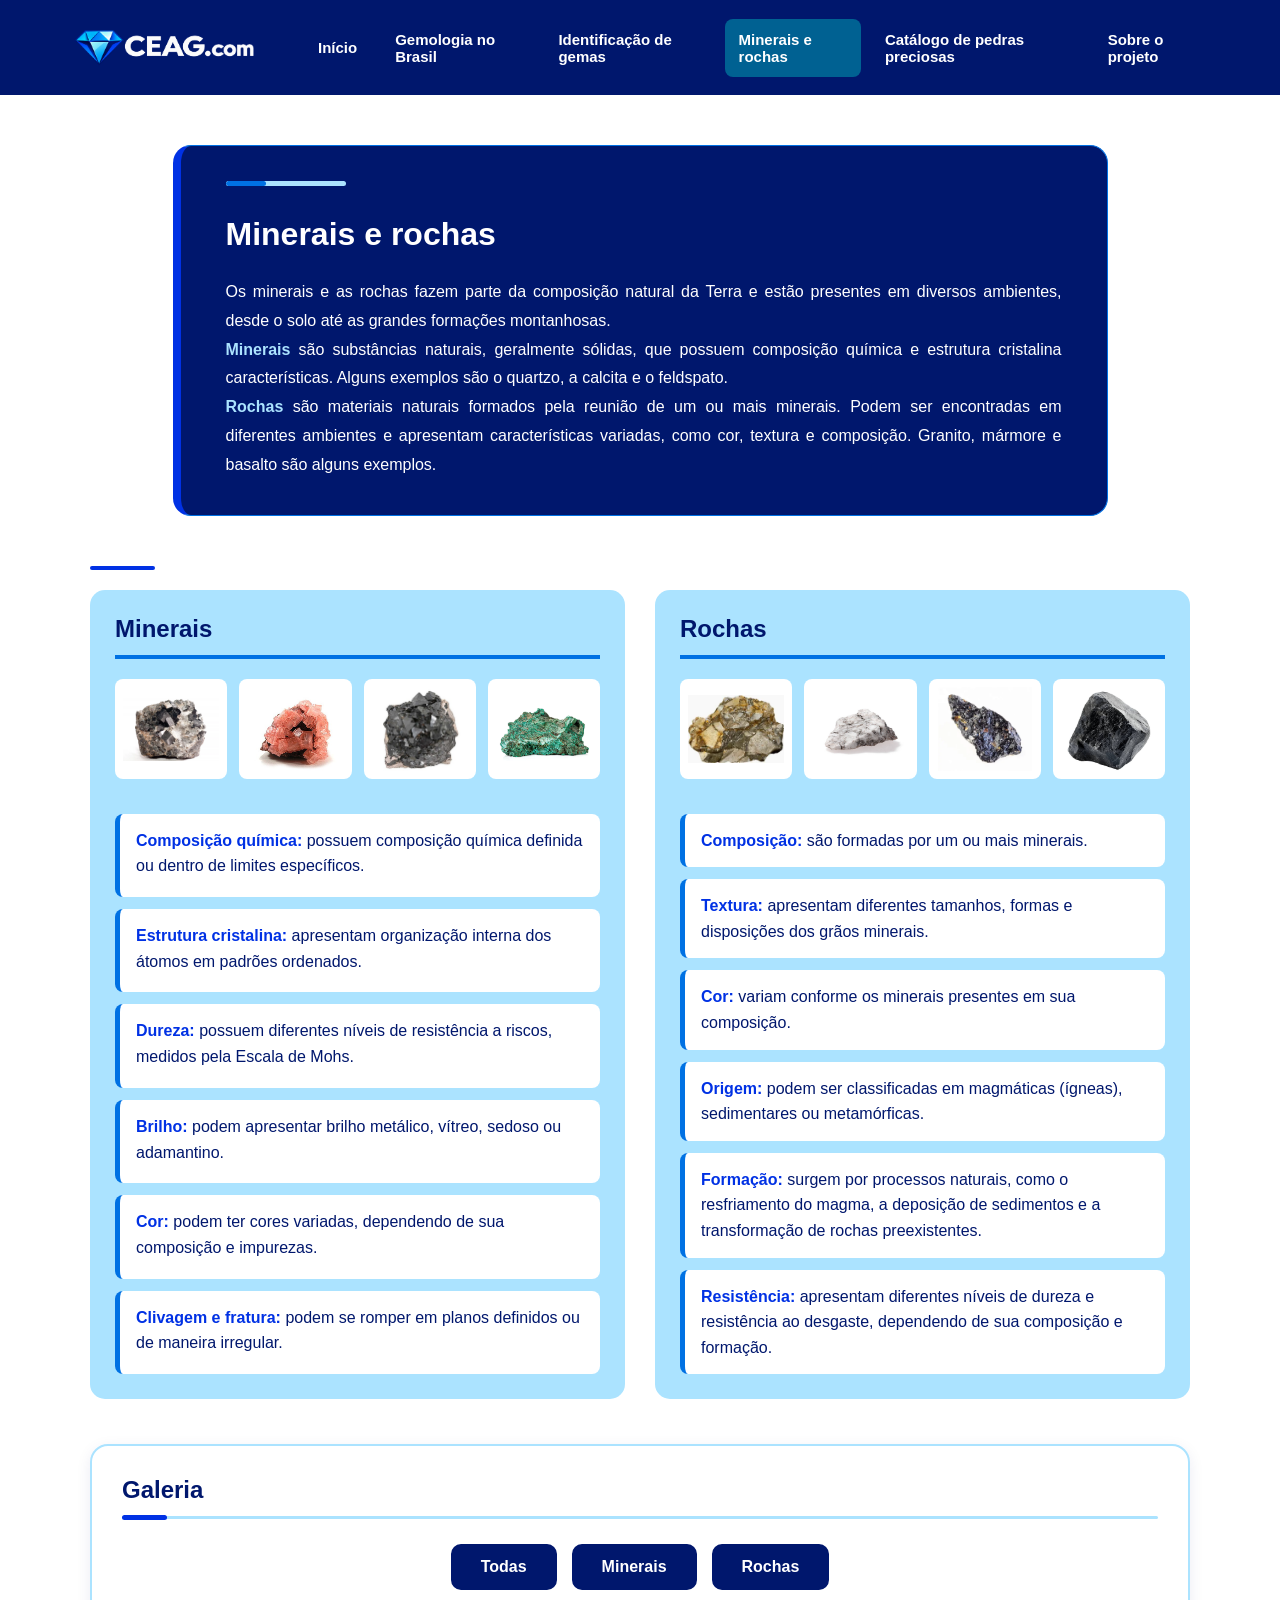
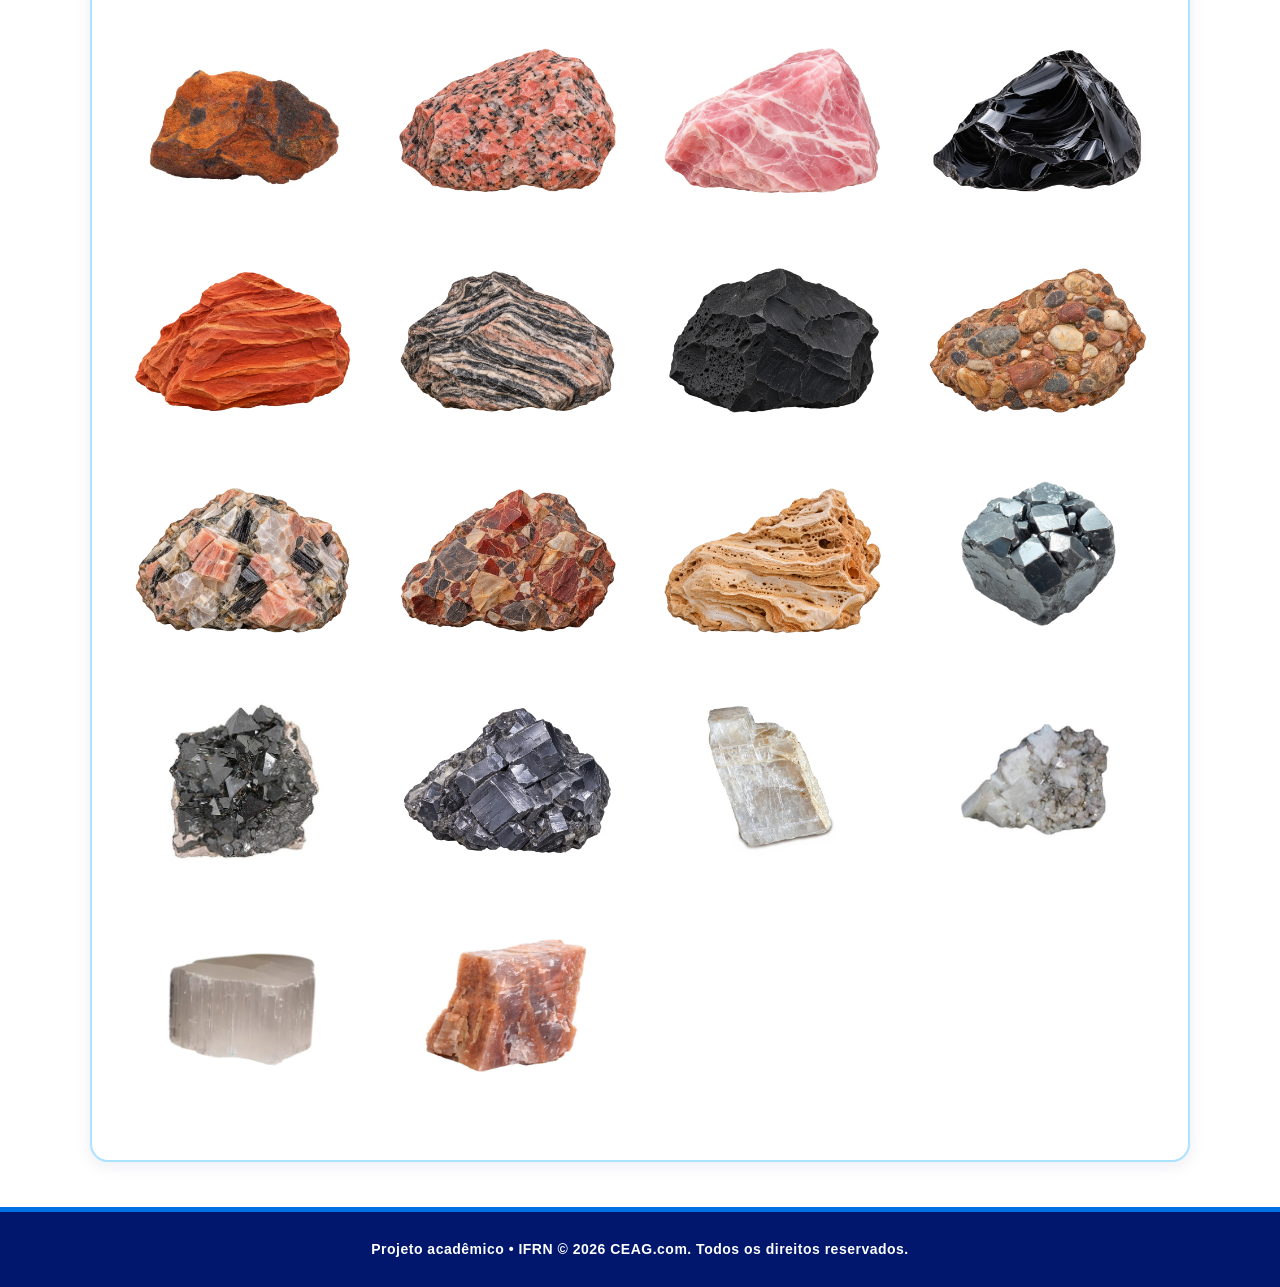
<file: gemologia/front-end/minerais.html>
<!DOCTYPE html>
<html lang="pt-BR">
<head>
    <meta charset="UTF-8">
    <meta name="viewport" content="width=device-width, initial-scale=1.0">
    <title>Minerais e rochas</title>
    <link rel="stylesheet" href="css/style.css">
</head>
<body class="pagina-minerais">
    <header>
        <div class="logoBarra">
            <a href="index.html" class="logo">
                <img src="imagens/Logo CEAG.com com Diamante Azul Facetado.png"
                alt="Logo do site/projeto">
            </a>
            <nav>
                <ul>
                    <li><a href="index.html">Início</a></li>
                    <li><a href="brasil.html">Gemologia no Brasil</a></li>
                    <li><a href="identificacao.html">Identificação de gemas</a></li>
                    <li><a href="minerais.html" aria-current="page">Minerais e rochas</a></li>
                    <li><a href="catalogo.html">Catálogo de pedras preciosas</a></li>
                    <li><a href="sobre.html">Sobre o projeto</a></li>
                </ul>
            </nav>
        </div>
    </header>
    <main>
        <section class="intro-minerais">
            <hr>
            <h1>Minerais e rochas</h1>
            <p>Os minerais e as rochas fazem parte da composição natural da Terra e estão presentes em diversos ambientes, desde o solo até as grandes formações montanhosas. <br> <strong>Minerais</strong> são substâncias naturais, geralmente sólidas, que possuem composição química e estrutura cristalina características. Alguns exemplos são o quartzo, a calcita e o feldspato. <br> <strong>Rochas</strong> são materiais naturais formados pela reunião de um ou mais minerais. Podem ser encontradas em diferentes ambientes e apresentam características variadas, como cor, textura e composição. Granito, mármore e basalto são alguns exemplos.</p>
        </section>

        <article>
            <hr>
            <div class="divMinRoc">
                <div class="divMinerais">
                    <h2>Minerais</h2>
                    <div class="g-minerais1">
                        <img src="imagens/m-galena.webp" alt="Galena">
                        <img src="imagens/m-halita.jpg" alt="Halita">
                    </div>
                    <div class="g-minerais2">
                        <img src="imagens/m-magnetita.jpg" alt="Magnetita">
                        <img src="imagens/m-malaquita.avif" alt="Malaquita">
                    </div>
                    <ul>
                        <li><strong>Composição química:</strong> possuem composição química definida ou dentro de limites específicos.</li>
                        <li><strong>Estrutura cristalina:</strong> apresentam organização interna dos átomos em padrões ordenados.</li>
                        <li><strong>Dureza:</strong> possuem diferentes níveis de resistência a riscos, medidos pela Escala de Mohs.</li>
                        <li><strong>Brilho:</strong> podem apresentar brilho metálico, vítreo, sedoso ou adamantino.</li>
                        <li><strong>Cor:</strong> podem ter cores variadas, dependendo de sua composição e impurezas.</li>
                        <li><strong>Clivagem e fratura:</strong> podem se romper em planos definidos ou de maneira irregular.</li>
                    </ul>
                </div>
                <div class="divRochas">
                    <h2>Rochas</h2>
                    <div class="g-rochas1">
                        <img src="imagens/r-brecha.webp" alt="Brecha">
                        <img src="imagens/r-marmore.jpg" alt="Mármore">
                    </div>
                    <div class="g-rochas2">
                        <img src="imagens/r-obsidiana.webp" alt="Obsidiana">
                        <img src="imagens/r-xisto.jpe" alt="Xisto">
                    </div>
                    <ul>
                        <li><strong>Composição:</strong> são formadas por um ou mais minerais.</li>
                        <li><strong>Textura:</strong> apresentam diferentes tamanhos, formas e disposições dos grãos minerais.</li>
                        <li><strong>Cor:</strong> variam conforme os minerais presentes em sua composição.</li>
                        <li><strong>Origem:</strong> podem ser classificadas em magmáticas (ígneas), sedimentares ou metamórficas.</li>
                        <li><strong>Formação:</strong> surgem por processos naturais, como o resfriamento do magma, a deposição de sedimentos e a transformação de rochas preexistentes.</li>
                        <li><strong>Resistência:</strong> apresentam diferentes níveis de dureza e resistência ao desgaste, dependendo de sua composição e formação.</li>
                    </ul>
                </div>
            </div>
        </article>

        <section class="secao-galeria">
            <h2>Galeria</h2>
            <div class="opcoes-amostras">
                <button type="submit" id="a-botao1" aria-pressed="true">Todas</button>
                <button type="submit" id="a-botao2" aria-pressed="true">Minerais</button>
                <button type="submit" id="a-botao3" aria-pressed="true">Rochas</button>
            </div>
            <div class="amostras">
                <div class="a-rochas">
                    <div class="rocha">
                        <img src="imagens/arenito-ferrifero.webp" alt="Arenito Ferrífero">
                        <span>Arenito Ferrífero</span>
                    </div>
                    <div class="rocha">
                        <img src="imagens/Amostra de granito rosa isolada.png" alt="Granito Rosa">
                        <span>Granito Rosa</span>
                    </div>
                    <div class="rocha">
                        <img src="imagens/Fragmento de mármore rosa cristalino.png" alt="Mármore Rosa">
                        <span>Mármore Rosa</span>
                    </div>
                    <div class="rocha">
                        <img src="imagens/Obsidiana negra brilhante em close-up.png" alt="Obsidiana">
                        <span>Obsidiana</span>
                    </div>
                    <div class="rocha">
                        <img src="imagens/Rocha de Arenito Vermelho Estratificado.png" alt="Arenito Vermelho">
                        <span>Arenito Vermelho</span>
                    </div>
                    <div class="rocha">
                        <img src="imagens/Rocha metamórfica bandada em close-up.png" alt="Gnaisse">
                        <span>Gnaisse</span>
                    </div>
                    <div class="rocha">
                        <img src="imagens/Espécime de Basalto Escuro Isolado.png" alt="Basalto">
                        <span>Basalto</span>
                    </div>
                    <div class="rocha">
                        <img src="imagens/Conglomerado de Pedras Coloridas.png" alt="Conglomerado">
                        <span>Conglomerado</span>
                    </div>
                    <div class="rocha">
                        <img src="imagens/Espécime de Pegmatito Multicolorido.png" alt="Pegmatito">
                        <span>Pegmatito</span>
                    </div>
                    <div class="rocha">
                        <img src="imagens/Espécime de Brecha Mineral Colorida.png" alt="Brecha">
                        <span>Brecha</span>
                    </div>
                    <div class="rocha">
                        <img src="imagens/Espécime de Travertino Poroso em Camadas.png" alt="Travertino">
                        <span>Travertino</span>
                    </div>
                </div>
                <div class="a-minerais">
                    <div class="mineral">
                        <img src="imagens/m-hematita.webp" alt="Hematita">
                        <span>Hematita</span>
                    </div>
                    <div class="mineral">
                        <img src="imagens/m-magnetita.jpg" alt="Magnetita">
                        <span>Magnetita</span>
                    </div>
                    <div class="mineral">
                        <img src="imagens/Espécime de Galena Metálica Cúbica.png" alt="Galena">
                        <span>Galena</span>
                    </div>
                    <div class="mineral">
                        <img src="imagens/m-calcita.jpg" alt="Calcita">
                        <span>Calcita</span>
                    </div>
                    <div class="mineral">
                        <img src="imagens/m-dolomita.jpg" alt="Dolomita">
                        <span>Dolomita</span>
                    </div>
                    <div class="mineral">
                        <img src="imagens/m-gipsita.png" alt="Gipsita">
                        <span>Gipsita</span>
                    </div>
                    <div class="mineral">
                        <img src="imagens/m-feldspato.jpg" alt="Feldspato">
                        <span>Feldspato</span>
                    </div>
                </div>
            </div>
        </section>
    </main>
    <footer>
        <p>Projeto acadêmico • IFRN © 2026 CEAG.com. Todos os direitos reservados.</p>
    </footer>
</body>
</html>
</file>
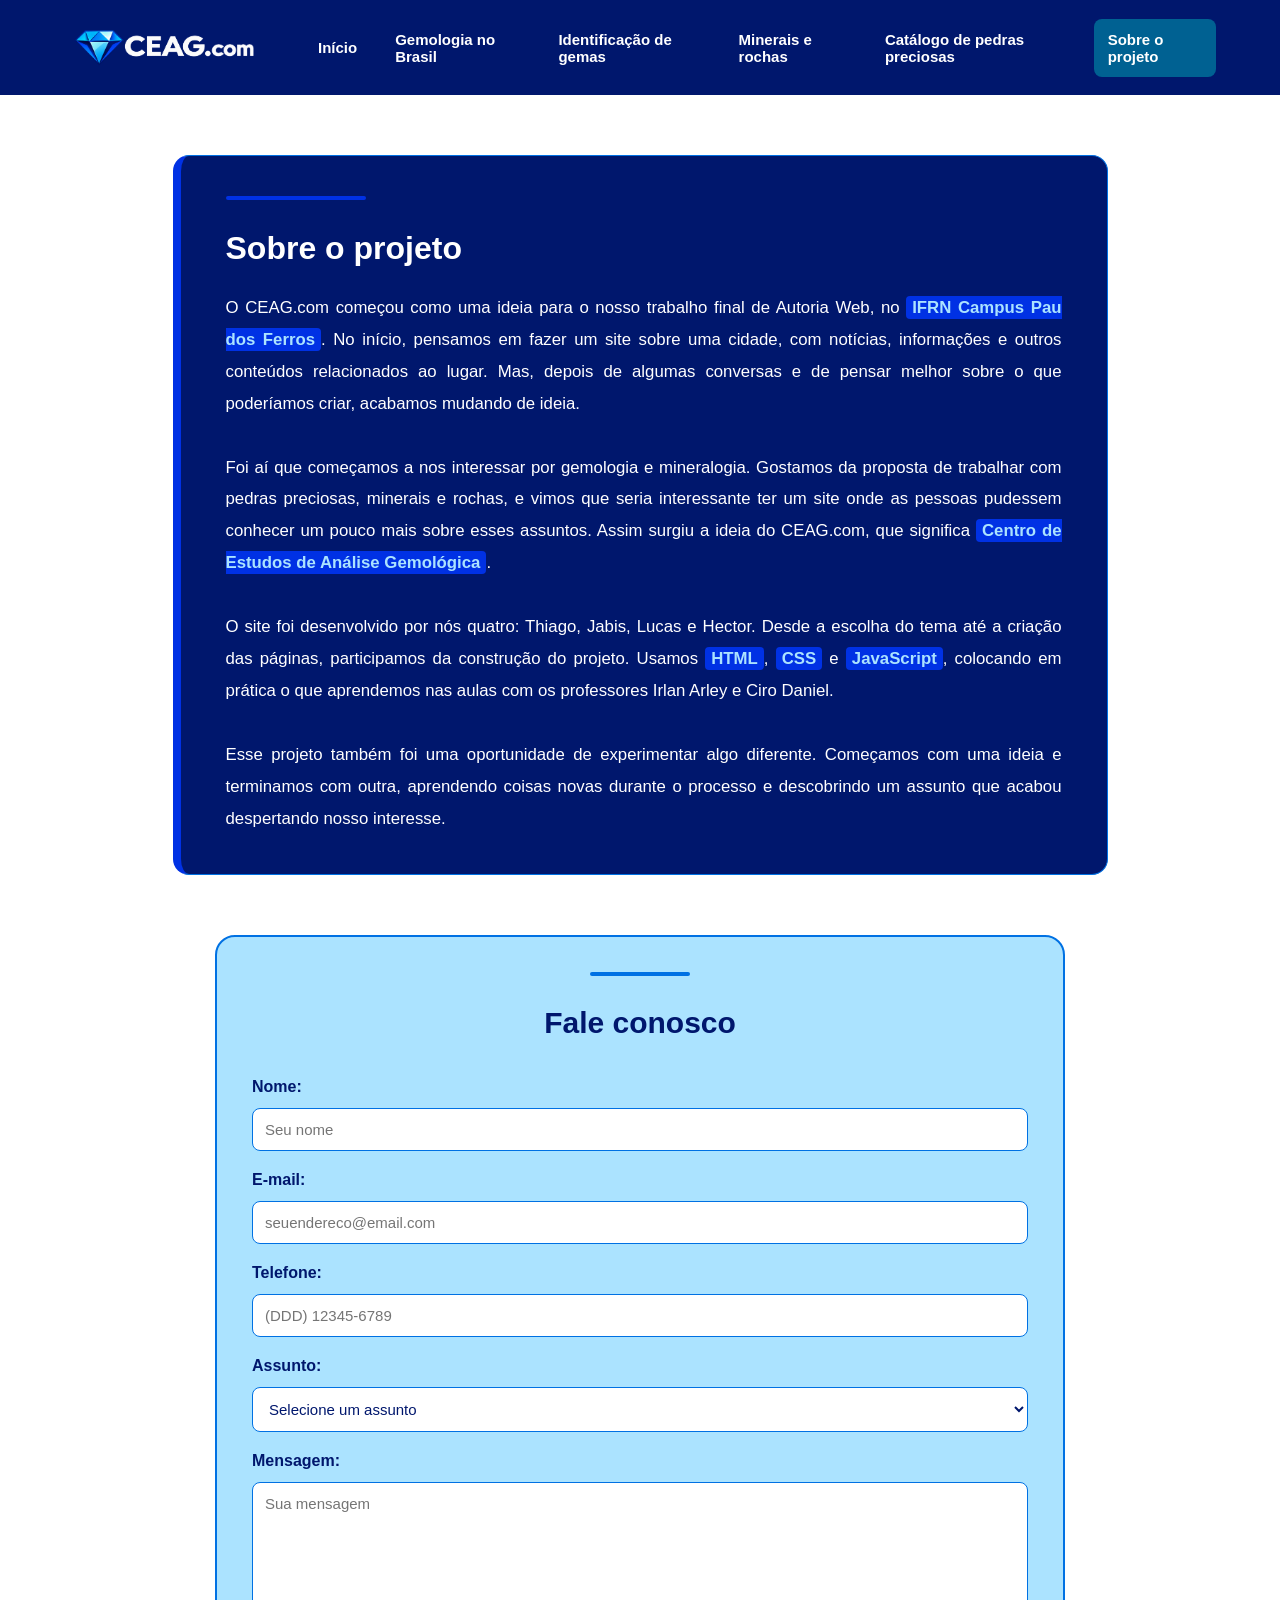
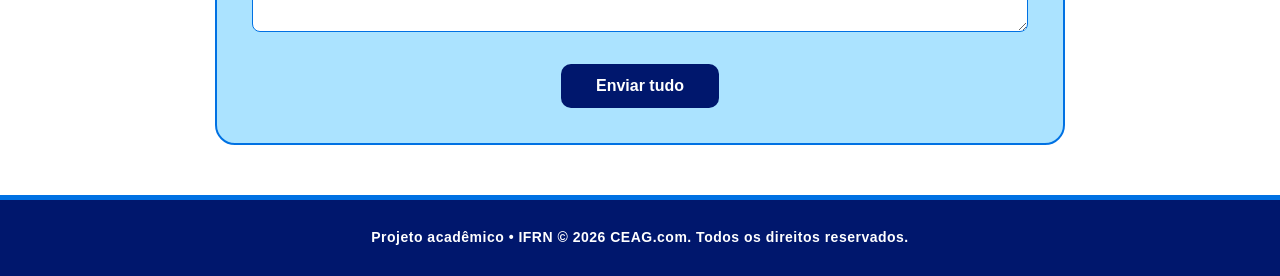
<file: gemologia/front-end/sobre.html>
<!DOCTYPE html>
<html lang="pt-BR">
<head>
    <meta charset="UTF-8">
    <meta name="viewport" content="width=device-width, initial-scale=1.0">
    <title>Sobre nós</title>
    <link rel="stylesheet" href="css/style.css">
</head>
<body>
    <header>
        <div class="logoBarra">
            <a href="index.html" class="logo">
                <img src="imagens/Logo CEAG.com com Diamante Azul Facetado.png"
                alt="Logo do site/projeto">
            </a>
            <nav>
                <ul>
                    <li><a href="index.html">Início</a></li>
                    <li><a href="brasil.html">Gemologia no Brasil</a></li>
                    <li><a href="identificacao.html">Identificação de gemas</a></li>
                    <li><a href="minerais.html">Minerais e rochas</a></li>
                    <li><a href="catalogo.html">Catálogo de pedras preciosas</a></li>
                    <li><a href="sobre.html" aria-current="page">Sobre o projeto</a></li>
                </ul>
            </nav>
        </div>
    </header>
    <main>
        <section class="sobre-informacoes">
            <hr>
            <h1>Sobre o projeto</h1>
            <p>O CEAG.com começou como uma ideia para o nosso trabalho final de Autoria Web, no <strong>IFRN Campus Pau dos Ferros</strong>. No início, pensamos em fazer um site sobre uma cidade, com notícias, informações e outros conteúdos relacionados ao lugar. Mas, depois de algumas conversas e de pensar melhor sobre o que poderíamos criar, acabamos mudando de ideia. <br> <br> Foi aí que começamos a nos interessar por gemologia e mineralogia. Gostamos da proposta de trabalhar com pedras preciosas, minerais e rochas, e vimos que seria interessante ter um site onde as pessoas pudessem conhecer um pouco mais sobre esses assuntos. Assim surgiu a ideia do CEAG.com, que significa <strong>Centro de Estudos de Análise Gemológica</strong>. <br> <br> O site foi desenvolvido por nós quatro: Thiago, Jabis, Lucas e Hector. Desde a escolha do tema até a criação das páginas, participamos da construção do projeto. Usamos <strong>HTML</strong>, <strong>CSS</strong> e <strong>JavaScript</strong>, colocando em prática o que aprendemos nas aulas com os professores Irlan Arley e Ciro Daniel. <br> <br> Esse projeto também foi uma oportunidade de experimentar algo diferente. Começamos com uma ideia e terminamos com outra, aprendendo coisas novas durante o processo e descobrindo um assunto que acabou despertando nosso interesse.</p>
        </section>

        <section class="sobre-contato">
            <hr class="sobre-linha">
            <h2>Fale conosco</h2>
            <form class="sobre-form" method="POST">
                <label class="sobre-label" for="form-nome">Nome: </label>
                <input class="sobre-campo" type="text" id="form-nome" name="Nome" placeholder="Seu nome" required>
                <label class="sobre-label" for="form-email">E-mail: </label>
                <input class="sobre-campo" type="email" id="form-email" name="E-mail" placeholder="seuendereco@email.com" required>
                <label class="sobre-label" for="form-telefone">Telefone: </label>
                <input class="sobre-campo" type="tel" id="form-telefone" name="Telefone" placeholder="(DDD) 12345-6789" pattern>
                <label class="sobre-label" for="form-assunto">Assunto: </label>
                <select class="sobre-campo" id="form-assunto" name="Assunto">
                    <option value="">Selecione um assunto</option>
                    <option value="sugestão">Sugestão para o site</option>
                    <option value="erro">Reportar um erro</option>
                    <option value="atualizar">Atualizar um dado</option>
                    <option value="gemas">Gemas preciosas e semipreciosas</option>
                    <option value="minerais">Minerais e suas propriedades</option>
                    <option value="rochas">Rochas e suas classificações</option>
                    <option value="identificacao">Identificação e características das pedras</option>
                    <option value="outro">Outro</option>
                </select>
                <label class="sobre-label" for="form-mensagem">Mensagem: </label>
                <textarea class="sobre-campo sobre-mensagem" id="form-mensagem" name="Mensagem" placeholder="Sua mensagem" required></textarea>
                <button class="sobre-botao" type="submit">Enviar tudo</button>
            </form>
        </section>
    </main>
    <footer>
        <p>Projeto acadêmico • IFRN © 2026 CEAG.com. Todos os direitos reservados.</p>
    </footer>
</body>
</html>
</file>
<file: gemologia/front-end/css/style.css>
/* DESIGN SYSTEM */
:root {
    --cor-primaria: #00176D;
    --cor-secundaria: #0031E4;
    --cor-terciaria: #0071E3;
    --cor-clara: #ABE3FF;
    --cor-apoio: #006192;
    --cor-destaque: #4227B8;
    --cor-texto: #ffffff;
    --cor-fundo: #ffffff;
    --fonte-principal: Arial, sans-serif;
}

/* CONFIGURAÇÕES GERAIS */
* {
    box-sizing: border-box;
}
body {
    margin: 0;
    padding: 0;
    font-family: var(--fonte-principal);
    background-color: var(--cor-fundo);
    color: var(--cor-primaria);
}

main {
    width: 90%;
    max-width: 1100px;
    margin: 40px auto;
}

section {
    margin-bottom: 45px;
}

h1 {
    font-size: 32px;
    color: var(--cor-primaria);
}

h2 {
    font-size: 24px;
    color: var(--cor-primaria);
}

h3 {
    font-size: 18px;
    color: var(--cor-primaria);
}

p {
    font-size: 16px;
    line-height: 1.7;
}

img {
    max-width: 100%;
    height: auto;
}

a {
    color: var(--cor-secundaria);
    text-decoration: underline;
    transition: 0.3s;
}

a:hover {
    color: var(--cor-destaque);
}

a:focus-visible {
    outline: 3px solid var(--cor-secundaria);
    outline-offset: 3px;
}

hr {
    width: 65px;
    height: 4px;
    margin: 0 0 20px;
    background-color: var(--cor-secundaria);
    border: none;
    border-radius: 5px;
}

/* MENU */
.logoBarra {
    width: 100%;
    min-height: 75px;
    background-color: var(--cor-primaria);
    display: flex;
    align-items: center;
    justify-content: space-between;
    padding: 15px 5%;
    box-sizing: border-box;
}

header {
    position: sticky;
    top: 0;
    z-index: 1000;
}

/* LOGO */
.logo{
    display: flex;
    align-items: center;
    flex-shrink: 0;
    margin-right: 40px;
}

.logo img{
    width: 200px;
    height: 65px;
    object-fit: contain;
}

/* MENU */
.logoBarra nav{
    flex: 1;
}

/* NAVEGAÇÃO */
.logoBarra nav ul {
    display: flex;
    align-items: center;
    justify-content: space-between;
    gap: 10px;
    list-style: none;
    margin: 0;
    padding: 0;
}

/* LINKS */
.logoBarra nav ul li a {
    display: block;
    color: var(--cor-texto);
    font-family: var(--fonte-principal);
    font-size: 15px;
    font-weight: 600;
    text-decoration: none;
    padding: 12px 14px;
    border-radius: 8px;
    transition: 0,3s;
}

/* HOVER */
.logoBarra nav ul li a:hover {
    background-color: var(--cor-secundaria);
    color: var(--cor-clara);
}

/* PÁGINA ATUAL */
.logoBarra nav ul li a[aria-current="page"]{
    background-color: var(--cor-apoio);
    color: var(--cor-texto);
}

/* ACESSIBILIDADE */
.logoBarra nav ul li a:focus-visible{
    outline: 3px solid var(--cor-clara);
    outline-offset: 3px;
}

/* Página inicial */
.pagina-inicio .inicio-apresentacao {
    background-color: var(--cor-primaria);
    padding: 45px;
    border-radius: 15px;
    margin-bottom: 55px;
    color: var(--cor-texto);
}
.pagina-inicio .inicio-apresentacao hr {
    width: 80px;
    height: 4px;
    margin: 0 0 25px;
    background-color: var(--cor-clara);
    border-radius: 5px;
}
.pagina-inicio .inicio-apresentacao h1 {
    color: var(--cor-texto);
    margin-bottom: 20px;
}
.pagina-inicio .inicio-apresentacao p {
    color: var(--cor-texto);
    max-width: 800px;
    margin-bottom: 30px;
}
.pagina-inicio .inicio-apresentacao > a {
    display: inline-block;
    background-color: var(--cor-secundaria);
    color: var(--cor-texto);
    padding: 14px 25px;
    border-radius: 8px;
    text-decoration: none;
    font-weight: bold;
    transition: 0.3s;
}
.pagina-inicio .inicio-apresentacao > a:hover {
    background-color: var(--cor-destaque);
}
.pagina-inicio .inicio-conteudo {
    margin-bottom: 60px;
}
.pagina-inicio .inicio-conteudo hr,
.pagina-inicio .inicio-gemas hr {
    width: 65px;
    height: 4px;
    margin: 0 0 20px;
    background-color: var(--cor-secundaria);
    border-radius: 5px;
}
.pagina-inicio .inicio-conteudo h2,
.pagina-inicio .inicio-gemas h2 {
    margin-bottom: 30px;
}
.pagina-inicio .inicio-conteudo ul {
    display: grid;
    grid-template-columns: repeat(2, 1fr);
    gap: 20px;
    list-style: none;
    padding: 0;
}
.pagina-inicio .inicio-conteudo li {
    background-color: var(--cor-clara);
    border-left: 5px solid var(--cor-secundaria);
    border-radius: 10px;
    padding: 25px;
    transition: 0.3s;
}
.pagina-inicio .inicio-conteudo {
    margin-bottom: 60px;
}
.pagina-inicio .inicio-conteudo hr, .pagina-inicio .inicio-gemas hr {
    width: 65px;
    height: 4px;
    margin: 0 0 20px;
    background-color: var(--cor-secundaria);
    border-radius: 5px;
}
.pagina-inicio .inicio-conteudo h2,
.pagina-inicio .inicio-gemas h2 {
    margin-bottom: 30px;
}
.pagina-inicio .inicio-conteudo ul {
    display: grid;
    grid-template-columns: repeat(2, 1fr);
    gap: 20px;
    list-style: none;
    padding: 0;
}
.pagina-inicio .inicio-conteudo li {
    background-color: var(--cor-clara);
    border-left: 5px solid var(--cor-secundaria);
    border-radius: 10px;
    padding: 25px;
    transition: 0.3s;
}
.pagina-inicio .inicio-conteudo li:hover {
    background-color: var(--cor-terciaria);
}
.pagina-inicio .inicio-conteudo li a {
    display: block;
    color: var(--cor-primaria);
    text-decoration: none;
    font-weight: bold;
}
.pagina-inicio .inicio-conteudo li:hover a {
    color: var(--cor-texto);
}
.pagina-inicio .inicio-gemas {
    text-align: center;
    margin-bottom: 60px;
}
.pagina-inicio .inicio-gemas hr {
    margin: 0 auto 20px;
}
/* GALERIA: INÍCIO */
.pagina-inicio .galeria {
    margin: 30px 0;
}
.pagina-inicio .galeria a {
    display: flex;
    flex-direction: row;
    gap: 22px;
    width: 100%;
    background: transparent;
    padding: 0;
    overflow: visible;
}
.pagina-inicio .galeria img {
    flex: 1;
    min-width: 0;
    height: 220px;
    object-fit: contain;
    padding: 18px;
    background-color: var(--cor-fundo);
    border: 1px solid var(--cor-clara);
    border-radius: 14px;
    box-shadow: 0 3px 10px rgba(0, 23, 109, 0.06);
    transition: transform 0.3s ease, box-shadow 0.3s ease;
}
.pagina-inicio .galeria img:hover {
    transform: scale(1.06);
    box-shadow: 0 6px 18px rgba(0, 23, 109, 0.15);
}
.pagina-inicio .inicio-gemas > a {
    display: inline-block;
    background-color: var(--cor-secundaria);
    color: var(--cor-texto);
    padding: 13px 22px;
    border-radius: 8px;
    text-decoration: none;
    font-weight: bold;
    transition: 0.3s;
}
.pagina-inicio .inicio-gemas > a:hover {
    background-color: var(--cor-destaque);
}

/* PÁGINA GEOLOGIA NO BRASIL */
.pagina-brasil main {
    width: 90%;
    max-width: 1200px;
    margin: 50px auto;
}

.intro-brasil, .linha-tempo, .estados-produtores {
    margin-bottom: 45px;
    padding: 35px;
    background-color: var(--cor-clara);
    border: 2px solid var(--cor-terciaria);
    border-radius: 20px;
    box-sizing: border-box;
}

.pagina-brasil main hr {
    width: 100px;
    height: 4px;
    margin: 0 auto 25px;
    border: none;
    border-radius: 10px;
    background-color: var(--cor-terciaria);
}

.intro-brasil h1, .linha-tempo h2, .estados-produtores h2 {
    color: var(--cor-primaria);
    font-family: var(--fonte-principal);
    text-align: center;
    margin: 0 0 25px;
}

.intro-brasil h1 {
    font-size: 32px;
}

.linha-tempo h2, .estados-produtores h2 {
    font-size: 28px;
}

.intro-brasil p {
    color: var(--cor-primaria);
    font-family: var(--fonte-principal);
    font-size: 16px;
    line-height: 1.8;
    text-align: justify;
    margin: 0;
}

.linha-tempo ul {
    position: relative;
    list-style: none;
    margin: 0;
    padding: 10px 0 10px 35px;
}

.linha-tempo ul::before {
    content: "";
    position: absolute;
    top: 15px;
    bottom: 15px;
    left: 9px;
    width: 3px;
    background-color: var(--cor-terciaria);
    border-radius: 10px;
}

.linha-tempo li {
    position: relative;
    margin-bottom: 25px;
    padding: 20px;
    background-color: var(--cor-fundo);
    border: 1px solid var(--cor-terciaria);
    border-radius: 12px;
    color: var(--cor-primaria);
    font-family: var(--fonte-principal);
    font-size: 16px;
    line-height: 1.7;
}

.linha-tempo li:last-child {
    margin-bottom: 0;
}

.linha-tempo li::before {
    content: "";
    position: absolute;
    top: 25px;
    left: -35px;
    width: 15px;
    height: 15px;
    background-color: var(--cor-secundaria);
    border: 3px solid var(--cor-fundo);
    border-radius: 50%;
}

.linha-tempo li strong {
    display: block;
    margin-bottom: 8px;
    color: var(--cor-secundaria);
    font-size: 18px;
}

.estados-produtores ul {
    display: grid;
    grid-template-columns: repeat(2, minmax(0, 1fr));
    gap: 20px;
    list-style: none;
    margin: 0;
    padding: 0;
}

.estados-produtores li {
    padding: 20px;
    background-color: var(--cor-fundo);
    border: 1px solid var(--cor-terciaria);
    border-radius: 12px;
    color: var(--cor-primaria);
    font-family: var(--fonte-principal);
    font-size: 16px;
    line-height: 1.7;
}

.estados-produtores li strong {
    display: block;
    margin-bottom: 8px;
    color: var(--cor-secundaria);
    font-size: 18px;
}

/* PÁGINA MINERAIS E ROCHAS */
.intro-minerais {
    width: 85%;
    max-width: 1100px;
    margin: 50px auto;
    padding: 35px 45px;
    background-color: var(--cor-primaria);
    border: 1px solid var(--cor-terciaria);
    border-left: 8px solid var(--cor-secundaria);
    border-radius: 18px;
    box-sizing: border-box;
}

.intro-minerais hr {
    width: 120px;
    height: 5px;
    margin: 0 0 30px;
    border: none;
    border-radius: 10px;
    background-color: var(--cor-clara);
}

.intro-minerais hr::after {
    content: "";
    display: block;
    width: 40px;
    height: 5px;
    margin-left: 0;
    border-radius: 10px;
    background-color: var(--cor-terciaria);
}

.intro-minerais h1 {
    color: var(--cor-texto);
    font-family: var(--fonte-principal);
    font-size: 32px;
    text-align: left;
    margin: 0 0 25px;
}

.intro-minerais p {
    color: var(--cor-texto);
    font-family: var(--fonte-principal);
    font-size: 16px;
    line-height: 1.8;
    text-align: justify;
    margin: 0;
}

.intro-minerais strong {
    color: var(--cor-clara);
}

.pagina-minerais .divMinRoc {
    display: flex;
    gap: 30px;
    align-items: stretch;
}
.pagina-minerais .divMinerais, .pagina-minerais .divRochas {
    background-color: var(--cor-clara);
    padding: 25px;
    border-radius: 15px;
    width: calc(50% - 15px);
    box-sizing: border-box;
    display: grid;
    grid-template-columns: repeat(4, 1fr);
    grid-template-rows: auto 110px 1fr;
    gap: 15px 12px;
}
.pagina-minerais .divMinerais h2, .pagina-minerais .divRochas h2 {
    grid-column: 1 / -1;
    grid-row: 1;
    margin: 0;
    border-bottom: 4px solid var(--cor-terciaria);
    padding-bottom: 12px;
    margin-bottom: 5px;
}
.pagina-minerais .divMinerais img, .pagina-minerais .divRochas img {
    grid-row: 2;
    width: 100%;
    height: 100px;
    object-fit: contain;
    background-color: var(--cor-fundo);
    padding: 8px;
    border-radius: 8px;
    box-sizing: border-box;
}
.pagina-minerais .divMinerais ul, .pagina-minerais .divRochas ul {
    grid-column: 1 / 5;
    list-style: none;
    padding: 0;
    margin: 10px 0 0 0;
    display: grid;
    gap: 12px;
}
.pagina-minerais .g-minerais1, .pagina-minerais .g-minerais2, .pagina-minerais .g-rochas1, .pagina-minerais .g-rochas2 {
    display: contents;
}

.pagina-minerais .divMinerais li, .pagina-minerais .divRochas li {
    background-color: var(--cor-fundo);
    color: var(--cor-primaria);
    padding: 14px 16px;
    border-left: 5px solid var(--cor-terciaria);
    border-radius: 8px;
    line-height: 1.6;
    font-size: 16px;
}
.pagina-minerais .divMinerais li strong, .pagina-minerais .divRochas li strong {
    color: var(--cor-secundaria);
}

/* GALERIA: MINERAIS E ROCHAS */
.pagina-minerais .amostras {
    display: grid;
    grid-template-columns: repeat(4, 1fr);
    gap: 30px 24px;
    margin: 35px 0;
}

.pagina-minerais .a-rochas,
.pagina-minerais .a-minerais {
    display: contents;
}

.pagina-minerais .rocha, .pagina-minerais .mineral {
    display: flex;
    flex-direction: column;
    align-items: center;
    min-width: 0;
    position: relative;
}

.pagina-minerais .rocha img, .pagina-minerais .mineral img {
    width: 100%;
    height: 190px;
    object-fit: contain;
    display: block;
    cursor: pointer;
    background-color: var(--cor-fundo);
    border-radius: 12px;
    padding: 12px;
    box-sizing: border-box;
    transition: filter 0.3s, box-shadow 0.3s;
}
.pagina-minerais .rocha:hover img, .pagina-minerais .mineral:hover img {
    filter: brightness(1.08) drop-shadow(0 5px 8px var(--cor-terciaria));
}

.pagina-minerais .rocha span, .pagina-minerais .mineral span {
    display: block;
    max-height: 0;
    opacity: 0;
    visibility: hidden;
    overflow: hidden;
    margin-top: 0;
    padding: 0 12px;
    border-radius: 8px;
    background-color: var(--cor-primaria);
    color: var(--cor-texto);
    font-weight: bold;
    font-size: 14px;
    transition: opacity 0.3s, max-height 0.3s, margin 0.3s, padding 0.3s;
}

.pagina-minerais .rocha:hover span, .pagina-minerais .mineral:hover span {
    max-height: 40px;
    opacity: 1;
    visibility: visible;
    margin-top: 8px;
    padding: 9px 12px;
}

.pagina-minerais .secao-galeria {
    background-color: var(--cor-fundo);
    border: 2px solid var(--cor-clara);
    border-radius: 18px;
    padding: 30px;
    margin: 45px 0;
    box-shadow: 0 4px 15px rgba(0, 23, 109, 0.08);
}

.pagina-minerais .secao-galeria h2 {
    color: var(--cor-primaria);
    font-size: 24px;
    margin-top: 0;
    margin-bottom: 25px;
    padding-bottom: 15px;
    position: relative;
}

.pagina-minerais .secao-galeria h2::after {
    content: "";
    display: block;
    width: 100%;
    height: 3px;
    background-color: var(--cor-clara);
    border-radius: 10px;
    position: absolute;
    bottom: 0;
    left: 0;
}

.pagina-minerais .secao-galeria h2::before {
    content: "";
    width: 45px;
    height: 5px;
    background-color: var(--cor-secundaria);
    border-radius: 10px;
    position: absolute;
    bottom: -1px;
    left: 0;
    z-index: 1;
}

.pagina-minerais .opcoes-amostras {
    display: flex;
    justify-content: center;
    align-items: center;
    flex-wrap: wrap;
    gap: 15px;
    margin-bottom: 30px;
}

.pagina-minerais .opcoes-amostras button {
    background-color: var(--cor-fundo);
    color: var(--cor-primaria);
    border: 2px solid var(--cor-primaria);
    border-radius: 10px;
    padding: 12px 28px;
    font-family: var(--fonte-principal);
    font-size: 16px;
    font-weight: bold;
    cursor: pointer;
    transition: background-color 0.3s, color 0.3s, border-color 0.3s, box-shadow 0.3s;
}

.pagina-minerais .opcoes-amostras button[aria-pressed="true"] {
    background-color: var(--cor-primaria);
    color: var(--cor-texto);
    border-color: var(--cor-primaria);
}

.pagina-minerais .opcoes-amostras button:hover {
    background-color: var(--cor-secundaria);
    color: var(--cor-texto);
    border-color: var(--cor-secundaria);
    box-shadow: 0 4px 10px var(--cor-clara);
}

.pagina-minerais .opcoes-amostras button:focus-visible {
    outline: 3px solid var(--cor-terciaria);
    outline-offset: 4px;
}

.pagina-minerais .opcoes-amostras button:active {
    background-color: var(--cor-destaque);
    border-color: var(--cor-destaque);
    color: var(--cor-texto);
}

.g-minerais1 {
    display: flex;
    gap: 10px;
}

.g-minerais2 {
    display: flex;
    gap: 10px;
}

.g-rochas1 {
    display: flex;
    gap: 10px;
}

.g-rochas2 {
    display: flex;
    gap: 10px;
}

.g-minerais1 img {
    width: 10%;
}

.g-minerais2 img {
    width: 10%;
}

.g-rochas1 img {
    width: 10%;
}

.g-rochas2 img {
    width: 10%;
}

/* PÁGINA IDENTIFICAÇÃO DE GEMAS */

.pagina-identificacao main {
    padding: 35px 6%;
}

.pagina-identificacao .introducao-identificacao {
    background-color: var(--cor-primaria);
    color: var(--cor-texto);
    padding: 35px;
    border-radius: 12px;
    margin-bottom: 35px;
    border-left: 7px solid var(--cor-terciaria);
}

.pagina-identificacao .introducao-identificacao hr {
    width: 100px;
    height: 6px;
    background-color: var(--cor-terciaria);
    border: none;
    border-radius: 10px;
    margin: 0 0 25px 0;
}

.pagina-identificacao .introducao-identificacao h1 {
    color: var(--cor-texto);
    font-size: 32px;
    margin-bottom: 20px;
}

.pagina-identificacao .propriedade-identificacao h2 {
    color: var(--cor-primaria);
    font-size: 24px;
    font-weight: 700;
    margin: 0 0 25px;
    padding-bottom: 12px;
    border-bottom: 2px solid var(--cor-clara);
    position: relative;
}

.pagina-identificacao .propriedade-identificacao h2::after {
    content: "";
    display: block;
    width: 65px;
    height: 4px;
    background-color: var(--cor-secundaria);
    border-radius: 4px;
    position: absolute;
    bottom: -2px;
    left: 0;
}

.pagina-identificacao .introducao-identificacao p {
    font-size: 16px;
    line-height: 1.8;
    text-align: justify;
}

.pagina-identificacao .lista-descritiva {
    display: grid;
    grid-template-columns: repeat(2, minmax(0, 1fr));
    gap: 0 30px;
    margin: 30px 0;
    padding: 30px;
    background-color: var(--cor-clara);
    border: 2px solid var(--cor-terciaria);
    border-radius: 15px;
}

.pagina-identificacao .lista-descritiva dt {
    color: var(--cor-primaria);
    font-size: 19px;
    font-weight: bold;
    padding: 12px 15px;
    margin-bottom: 10px;
    border-left: 5px solid var(--cor-secundaria);
    border-bottom: 2px solid var(--cor-terciaria);
}

.pagina-identificacao .lista-descritiva dd {
    margin: 0 0 25px;
    padding: 0 15px;
    color: var(--cor-primaria);
    font-size: 16px;
    line-height: 1.7;
}

.pagina-identificacao .lista-descritiva dd strong {
    color: var(--cor-secundaria);
}

.pagina-identificacao .escala-mohs-identificacao caption {
    color: var(--cor-primaria);
    font-size: 24px;
    font-weight: bold;
    padding: 15px;
    caption-side: top;
}

.pagina-identificacao .escala-mohs-identificacao table {
    width: 100%;
    border-collapse: collapse;
    background-color: var(--cor-fundo);
    border: none;
}

.pagina-identificacao .escala-mohs-identificacao thead th {
    background-color: var(--cor-secundaria);
    color: var(--cor-texto);
    padding: 15px;
}

.pagina-identificacao .escala-mohs-identificacao tbody th {
    background-color: var(--cor-clara);
    color: var(--cor-primaria);
    padding: 12px;
}

.pagina-identificacao .escala-mohs-identificacao td {
    background-color: var(--cor-fundo);
    color: var(--cor-primaria);
    padding: 12px;
    text-align: center;
    border: 1px solid var(--cor-terciaria);
}

/*  PÁGINA CATÁLOGO DE PEDRAS PRECIOSAS */
.pagina-catalogo main {
    padding: 35px 5%;
}

.pagina-catalogo .botoes-catalogo {
    background-color: var(--cor-primaria);
    color: var(--cor-texto);
    padding: 35px;
    border-radius: 12px;
    border-left: 7px solid var(--cor-terciaria);
    margin-bottom: 35px;
}

.pagina-catalogo .botoes-catalogo hr {
    width: 100px;
    height: 6px;
    background-color: var(--cor-terciaria);
    border: none;
    border-radius: 10px;
    margin: 0 0 25px 0;
}

.pagina-catalogo .botoes-catalogo h1 {
    color: var(--cor-texto);
    font-size: 32px;
    margin-bottom: 15px;
}

.pagina-catalogo .botoes-catalogo p {
    font-size: 16px;
    line-height: 1.7;
    margin-bottom: 25px;
}

.pagina-catalogo .opcoes {
    display: flex;
    gap: 15px;
    flex-wrap: wrap;
}

.pagina-catalogo .opcoes button {
    background-color: var(--cor-fundo);
    color: var(--cor-primaria);
    border: 2px solid var(--cor-primaria);
    padding: 12px 25px;
    font-size: 16px;
    font-weight: bold;
    cursor: pointer;
}

.pagina-catalogo .opcoes button:hover {
    background-color: var(--cor-primaria);
    color: var(--cor-texto);
}

/* GALERIA: CATÁLOGO */
.catalogo-system {
    width: 90%;
    max-width: 1200px;
    margin: 50px auto;
    padding: 40px;
    background-color: var(--cor-clara);
    border: 3px solid var(--cor-terciaria);
    border-radius: 25px;
    box-sizing: border-box;
}

.catalogo-system hr {
    width: 70%;
    height: 3px;
    margin: 0 auto 35px;
    border: none;
    border-radius: 10px;
    background-color: var(--cor-terciaria);
}

.cat {
    width: 100%;
    display: flex;
    flex-direction: column;
    gap: 45px;
    padding: 30px 0;
}

.categoria-pedras {
    width: 100%;
    display: flex;
    flex-direction: column;
    gap: 25px;
}

.categoria-pedras h2 {
    color: var(--cor-primaria);
    font-family: var(--fonte-principal);
    font-size: 28px;
    text-align: center;
    margin: 0;
    padding-bottom: 15px;
    border-bottom: 2px solid var(--cor-terciaria);
}

.catalogo1, .catalogo2, .catalogo3, .catalogo4, .catalogo5 {
    width: 100%;
    display: grid;
    grid-template-columns: repeat(4, minmax(0, 1fr));
    gap: 30px;
}

.pedra-card {
    display: flex;
    flex-direction: column;
    align-items: center;
    min-width: 0;
    padding: 15px;
    background-color: var(--cor-fundo);
    border: 1px solid var(--cor-clara);
    border-radius: 15px;
    transition: box-shadow 0.3s ease;
}

.pedra-card:hover {
    box-shadow: 0 0 12px var(--cor-clara);
}

.pedra-card__botao {
    display: block;
    width: 100%;
    padding: 0;
    border: none;
    background: transparent;
    cursor: pointer;
}

.pedra-card__botao img {
    display: block;
    width: 100%;
    height: 190px;
    object-fit: contain;
    transition: opacity 0.3s ease;
}

.pedra-card__botao:hover img {
    opacity: 0.85;
}

.pedra-card__info {
    width: 100%;
    box-sizing: border-box;
    margin-top: 15px;
    padding: 15px;
    background-color: var(--cor-fundo);
    border: 1px solid var(--cor-clara);
    border-radius: 10px;
    color: var(--cor-primaria);
    font-family: var(--fonte-principal);
    font-size: 14px;
    line-height: 1.5;
    display: none;
}

.pedra-card__info p {
    margin: 0;
}

.pedra-card__info a {
    display: inline-block;
    margin-top: 10px;
    color: var(--cor-secundaria);
    font-weight: bold;
    text-decoration: underline;
}

.pedra-card__info a:hover {
    color: var(--cor-terciaria);
}

/* PÁGINA SOBRE O PROJETO */
.sobre-informacoes {
    width: 85%;
    max-width: 1100px;
    margin: 60px auto;
    padding: 40px 45px;
    background-color: var(--cor-primaria);
    color: var(--cor-texto);
    border: 1px solid var(--cor-terciaria);
    border-left: 8px solid var(--cor-secundaria);
    border-radius: 16px;
}

.sobre-informacoes hr {
    width: 140px;
    height: 4px;
    margin: 0 0 30px;
    background-color: var(--cor-secundaria);
    border: none;
    border-radius: 10px;
}

.sobre-informacoes h1 {
    margin: 0 0 25px;
    color: var(--cor-texto);
    font-size: 2rem;
    text-align: left;
}

.sobre-informacoes p {
    margin: 0;
    color: var(--cor-texto);
    font-size: 1.05rem;
    line-height: 1.9;
    text-align: justify;
}

.sobre-informacoes p strong {
    color: var(--cor-clara);
    font-weight: 700;
    background-color: var(--cor-secundaria);
    padding: 2px 6px;
    border-radius: 4px;
}
/* FORMULÁRIO */
form {
    display: flex;
    flex-direction: column;
    gap: 12px;
}

.sobre-contato {
    width: 85%;
    max-width: 850px;
    margin: 50px auto;
    padding: 35px;
    background-color: var(--cor-clara);
    border: 2px solid var(--cor-terciaria);
    border-radius: 20px;
    box-sizing: border-box;
}

.sobre-contato h2 {
    color: var(--cor-primaria);
    font-family: var(--fonte-principal);
    font-size: 30px;
    text-align: center;
    margin: 0 auto 30px;
    width: 100%;
}

.sobre-linha {
    width: 100px;
    height: 4px;
    margin: 0 auto 30px;
    border: none;
    border-radius: 10px;
    background-color: var(--cor-terciaria);
}

.sobre-form {
    display: flex;
    flex-direction: column;
    gap: 12px;
}

.sobre-label {
    color: var(--cor-primaria);
    font-family: var(--fonte-principal);
    font-size: 16px;
    font-weight: bold;
    margin-top: 8px;
}

.sobre-campo {
    width: 100%;
    padding: 12px;
    box-sizing: border-box;
    border: 1px solid var(--cor-terciaria);
    border-radius: 8px;
    background-color: var(--cor-fundo);
    color: var(--cor-primaria);
    font-family: var(--fonte-principal);
    font-size: 15px;
    outline: none;
}

.sobre-campo:focus {
    border: 2px solid var(--cor-secundaria);
}

.sobre-mensagem {
    min-height: 150px;
    resize: vertical;
}

.sobre-botao {
    align-self: center;
    margin-top: 20px;
    padding: 13px 35px;
    border: none;
    border-radius: 10px;
    background-color: var(--cor-primaria);
    color: var(--cor-texto);
    font-family: var(--fonte-principal);
    font-size: 16px;
    font-weight: bold;
    cursor: pointer;
    transition: background-color 0.3s ease;
}

.sobre-botao:hover {
    background-color: var(--cor-secundaria);
}
/* RODAPÉ */

 footer {
    background-color: var(--cor-primaria);
    color: var(--cor-texto);
    padding: 25px;
    text-align: center;
    border-top: 5px solid var(--cor-terciaria);
}

footer p {
    font-size: 14px;
    color: var(--cor-texto);
    font-weight: bold;
    letter-spacing: 0.5px;
    line-height: 1.8;
    text-align: center;
    margin: 0 auto;
}

/* RESPONSIVIDADE */
img { max-width: 100%; height: auto; }
@media (min-width: 1400px) {
    /* TELAS GRANDES */
    main, .pagina-brasil main { max-width: 1250px; }
    .catalogo-system { max-width: 1250px; padding: 45px; }
    .pagina-minerais .amostras { grid-template-columns: repeat(4, minmax(0, 1fr)); }
    .catalogo1, .catalogo2, .catalogo3, .catalogo4, .catalogo5 { grid-template-columns: repeat(4, minmax(0, 1fr)); gap: 28px; }
}
@media (max-width: 1200px) {
    /* NOTEBOOKS */
    main, .pagina-brasil main { width: 92%; }
    .logoBarra { padding: 12px 3%; gap: 15px; }
    .logo { margin-right: 15px; }
    .logo img { width: 160px; height: 55px; }
    .logoBarra nav ul { justify-content: center; gap: 4px; flex-wrap: wrap; }
    .logoBarra nav ul li a { padding: 9px 10px; font-size: 13px; }
    .pagina-minerais .divMinRoc { gap: 20px; }
    .pagina-minerais .divMinerais, .pagina-minerais .divRochas { width: calc(50% - 10px); padding: 20px; }
    .pagina-minerais .amostras { grid-template-columns: repeat(3, minmax(0, 1fr)); gap: 22px 18px; }
    .catalogo-system { width: 94%; padding: 30px; }
    .catalogo1, .catalogo2, .catalogo3, .catalogo4, .catalogo5 { grid-template-columns: repeat(3, minmax(0, 1fr)); gap: 22px; }
}
@media (max-width: 900px) {
    /* TABLETS */
    main, .pagina-brasil main { width: 94%; margin: 30px auto; }
    .logoBarra { flex-wrap: wrap; justify-content: center; gap: 8px; padding: 10px 3%; }
    .logo { margin: 0; }
    .logo img { width: 145px; height: 50px; }
    .logoBarra nav { flex: 1 1 100%; width: 100%; }
    .logoBarra nav ul { justify-content: center; flex-wrap: wrap; gap: 3px; }
    .logoBarra nav ul li a { padding: 8px 10px; font-size: 13px; }
    .pagina-inicio .inicio-apresentacao { padding: 32px; margin-bottom: 40px; }
    .pagina-inicio .inicio-conteudo ul { grid-template-columns: repeat(2, minmax(0, 1fr)); gap: 15px; }
    .pagina-inicio .inicio-conteudo li { padding: 20px; }
    .pagina-inicio .galeria a { gap: 14px; }
    .pagina-inicio .galeria img { height: 190px; padding: 12px; }
    .intro-brasil, .linha-tempo, .estados-produtores { padding: 25px; margin-bottom: 30px; }
    .estados-produtores ul { grid-template-columns: repeat(2, minmax(0, 1fr)); gap: 15px; }
    .intro-minerais { width: 92%; padding: 30px; }
    .pagina-minerais .divMinRoc { flex-wrap: wrap; }
    .pagina-minerais .divMinerais, .pagina-minerais .divRochas { width: 100%; }
    .pagina-minerais .amostras { grid-template-columns: repeat(3, minmax(0, 1fr)); gap: 20px 15px; }
    .pagina-minerais .rocha img, .pagina-minerais .mineral img { height: 170px; }
    .pagina-identificacao main, .pagina-catalogo main { padding: 25px 3%; }
    .pagina-identificacao .introducao-identificacao, .pagina-identificacao .propriedade-identificacao, .pagina-catalogo .botoes-catalogo { padding: 25px; }
    .catalogo-system { width: 100%; padding: 25px; }
    .categoria-pedras { gap: 18px; }
    .categoria-pedras h2 { font-size: 25px; }
    .catalogo1, .catalogo2, .catalogo3, .catalogo4, .catalogo5 { grid-template-columns: repeat(3, minmax(0, 1fr)); gap: 18px; }
    .pedra-card { padding: 12px; }
}
@media (max-width: 600px) {
    /* CELULARES */
    main, .pagina-brasil main { width: 94%; margin: 22px auto; }
    h1, .intro-minerais h1, .pagina-identificacao .introducao-identificacao h1, .pagina-catalogo .botoes-catalogo h1 { font-size: 26px; }
    h2, .pagina-identificacao .propriedade-identificacao h2 { font-size: 22px; }
    h3 { font-size: 18px; }
    p, .intro-brasil p, .intro-minerais p, .pagina-identificacao .introducao-identificacao p, .pagina-identificacao .propriedade-identificacao p { font-size: 15px; line-height: 1.7; text-align: left; }
    section { margin-bottom: 30px; }
    .logoBarra { flex-wrap: wrap; justify-content: center; gap: 5px; padding: 8px 3%; }
    .logo { margin: 0; }
    .logo img { width: 125px; height: 42px; }
    .logoBarra nav { flex: 1 1 100%; width: 100%; }
    .logoBarra nav ul { flex-direction: row; justify-content: center; align-items: center; flex-wrap: wrap; gap: 3px; }
    .logoBarra nav ul li, .logoBarra nav ul li a { width: auto; }
    .logoBarra nav ul li a { padding: 7px 9px; font-size: 12px; border-radius: 6px; }
    .pagina-inicio .inicio-apresentacao { padding: 22px 18px; border-radius: 12px; margin-bottom: 30px; }
    .pagina-inicio .inicio-apresentacao p { margin-bottom: 20px; }
    .pagina-inicio .inicio-apresentacao > a, .pagina-inicio .inicio-gemas > a { padding: 12px 18px; }
    .pagina-inicio .inicio-conteudo { margin-bottom: 35px; }
    .pagina-inicio .inicio-conteudo h2, .pagina-inicio .inicio-gemas h2 { margin-bottom: 20px; }
    .pagina-inicio .inicio-conteudo ul { grid-template-columns: 1fr; gap: 12px; }
    .pagina-inicio .inicio-conteudo li { padding: 18px; }
    .pagina-inicio .inicio-gemas { margin-bottom: 35px; }
    .pagina-inicio .galeria a { flex-direction: column; gap: 12px; }
    .pagina-inicio .galeria img { width: 100%; height: 180px; }
    .intro-brasil, .linha-tempo, .estados-produtores { padding: 18px; border-radius: 14px; margin-bottom: 22px; }
    .intro-brasil h1, .linha-tempo h2, .estados-produtores h2 { text-align: left; font-size: 23px; }
    .linha-tempo ul { padding-left: 28px; }
    .linha-tempo li { padding: 15px; margin-bottom: 15px; }
    .linha-tempo li::before { left: -28px; }
    .estados-produtores ul { grid-template-columns: 1fr; gap: 12px; }
    .estados-produtores li { padding: 16px; }
    .intro-minerais { width: 94%; padding: 22px 18px; margin: 25px auto; border-left-width: 5px; border-radius: 12px; }
    .intro-minerais hr { margin-bottom: 20px; }
    .pagina-minerais .divMinRoc { flex-direction: column; gap: 18px; }
    .pagina-minerais .divMinerais, .pagina-minerais .divRochas { width: 100%; padding: 16px; grid-template-columns: repeat(2, minmax(0, 1fr)); grid-template-rows: auto; gap: 12px; }
    .pagina-minerais .divMinerais h2, .pagina-minerais .divRochas h2 { grid-column: 1 / -1; grid-row: auto; font-size: 21px; }
    .pagina-minerais .divMinerais img, .pagina-minerais .divRochas img { grid-row: auto; height: 85px; }
    .pagina-minerais .divMinerais ul, .pagina-minerais .divRochas ul { grid-column: 1 / -1; margin-top: 5px; }
    .pagina-minerais .divMinerais li, .pagina-minerais .divRochas li { padding: 12px; font-size: 14px; }
    .pagina-minerais .secao-galeria { padding: 16px; margin: 25px 0; border-radius: 12px; }
    .pagina-minerais .secao-galeria h2 { font-size: 21px; margin-bottom: 18px; }
    .pagina-minerais .opcoes-amostras { gap: 8px; margin-bottom: 20px; }
    .pagina-minerais .opcoes-amostras button { padding: 9px 14px; font-size: 13px; }
    .pagina-minerais .amostras { grid-template-columns: repeat(2, minmax(0, 1fr)); gap: 16px 10px; margin: 22px 0; }
    .pagina-minerais .rocha img, .pagina-minerais .mineral img { height: 135px; padding: 8px; }
    .pagina-minerais .rocha span, .pagina-minerais .mineral span { font-size: 12px; text-align: center; }
    .pagina-identificacao main, .pagina-catalogo main { padding: 18px 0; }
    .pagina-identificacao .introducao-identificacao, .pagina-identificacao .propriedade-identificacao, .pagina-catalogo .botoes-catalogo { padding: 20px; margin-bottom: 22px; border-radius: 10px; }
    .pagina-identificacao .introducao-identificacao h1 { font-size: 25px; }
    .pagina-identificacao .propriedade-identificacao h2 { font-size: 21px; }
    .pagina-identificacao .propriedade-identificacao h3 { margin-top: 18px; }
    .pagina-identificacao .propriedade-identificacao p { margin-left: 0; }
    .pagina-identificacao .escala-mohs-identificacao table { display: block; width: 100%; overflow-x: auto; }
    .pagina-identificacao .escala-mohs-identificacao th, .pagina-identificacao .escala-mohs-identificacao td { padding: 9px; font-size: 13px; }
    .pagina-catalogo .botoes-catalogo h1 { font-size: 25px; }
    .pagina-catalogo .opcoes { justify-content: center; gap: 9px; }
    .pagina-catalogo .opcoes button { padding: 10px 14px; font-size: 14px; }
    .catalogo-system { width: 100%; padding: 16px; margin: 22px auto; border-radius: 15px; }
    .catalogo-system hr { width: 65%; margin-bottom: 22px; }
    .cat { gap: 28px; padding: 18px 0; }
    .categoria-pedras { gap: 15px; }
    .categoria-pedras h2 { font-size: 21px; padding-bottom: 12px; }
    .catalogo1, .catalogo2, .catalogo3, .catalogo4, .catalogo5 { grid-template-columns: repeat(2, minmax(0, 1fr)); gap: 12px; }
    .pedra-card { padding: 9px; border-radius: 10px; }
    .sobre-informacoes, .sobre-contato { width: 100%; padding: 18px; }
}
@media (max-width: 380px) {
    /* CELULARES PEQUENOS */
    main, .pagina-brasil main { width: 92%; }
    .logo img { width: 105px; height: 38px; }
    .logoBarra nav ul li a { padding: 6px 7px; font-size: 11px; }
    .pagina-inicio .inicio-apresentacao { padding: 18px 15px; }
    .pagina-minerais .amostras { grid-template-columns: 1fr; }
    .pagina-minerais .rocha img, .pagina-minerais .mineral img { height: 175px; }
    .catalogo-system { padding: 12px; }
    .catalogo1, .catalogo2, .catalogo3, .catalogo4, .catalogo5 { grid-template-columns: 1fr; gap: 14px; }
    .pedra-card { padding: 14px; }
    .intro-brasil, .linha-tempo, .estados-produtores, .pagina-identificacao .introducao-identificacao, .pagina-identificacao .propriedade-identificacao { padding: 16px; }
}
</file>
